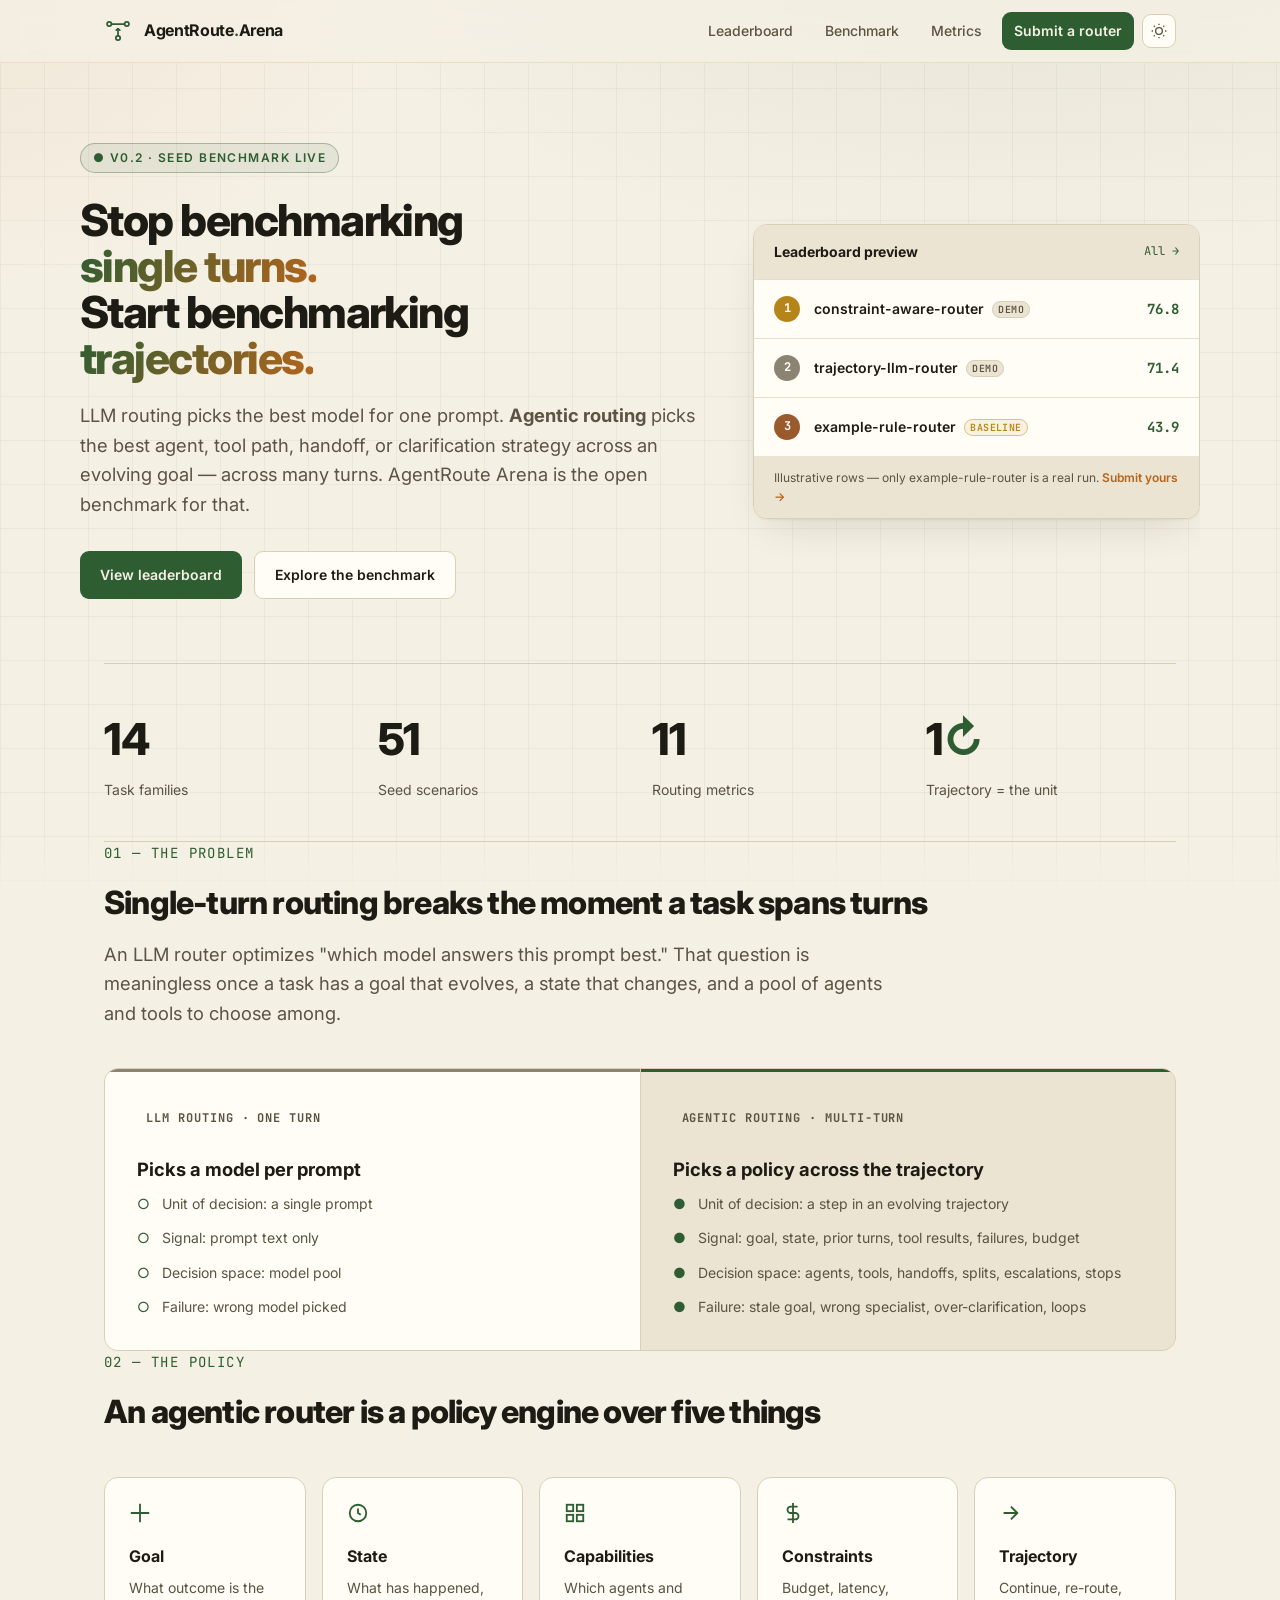
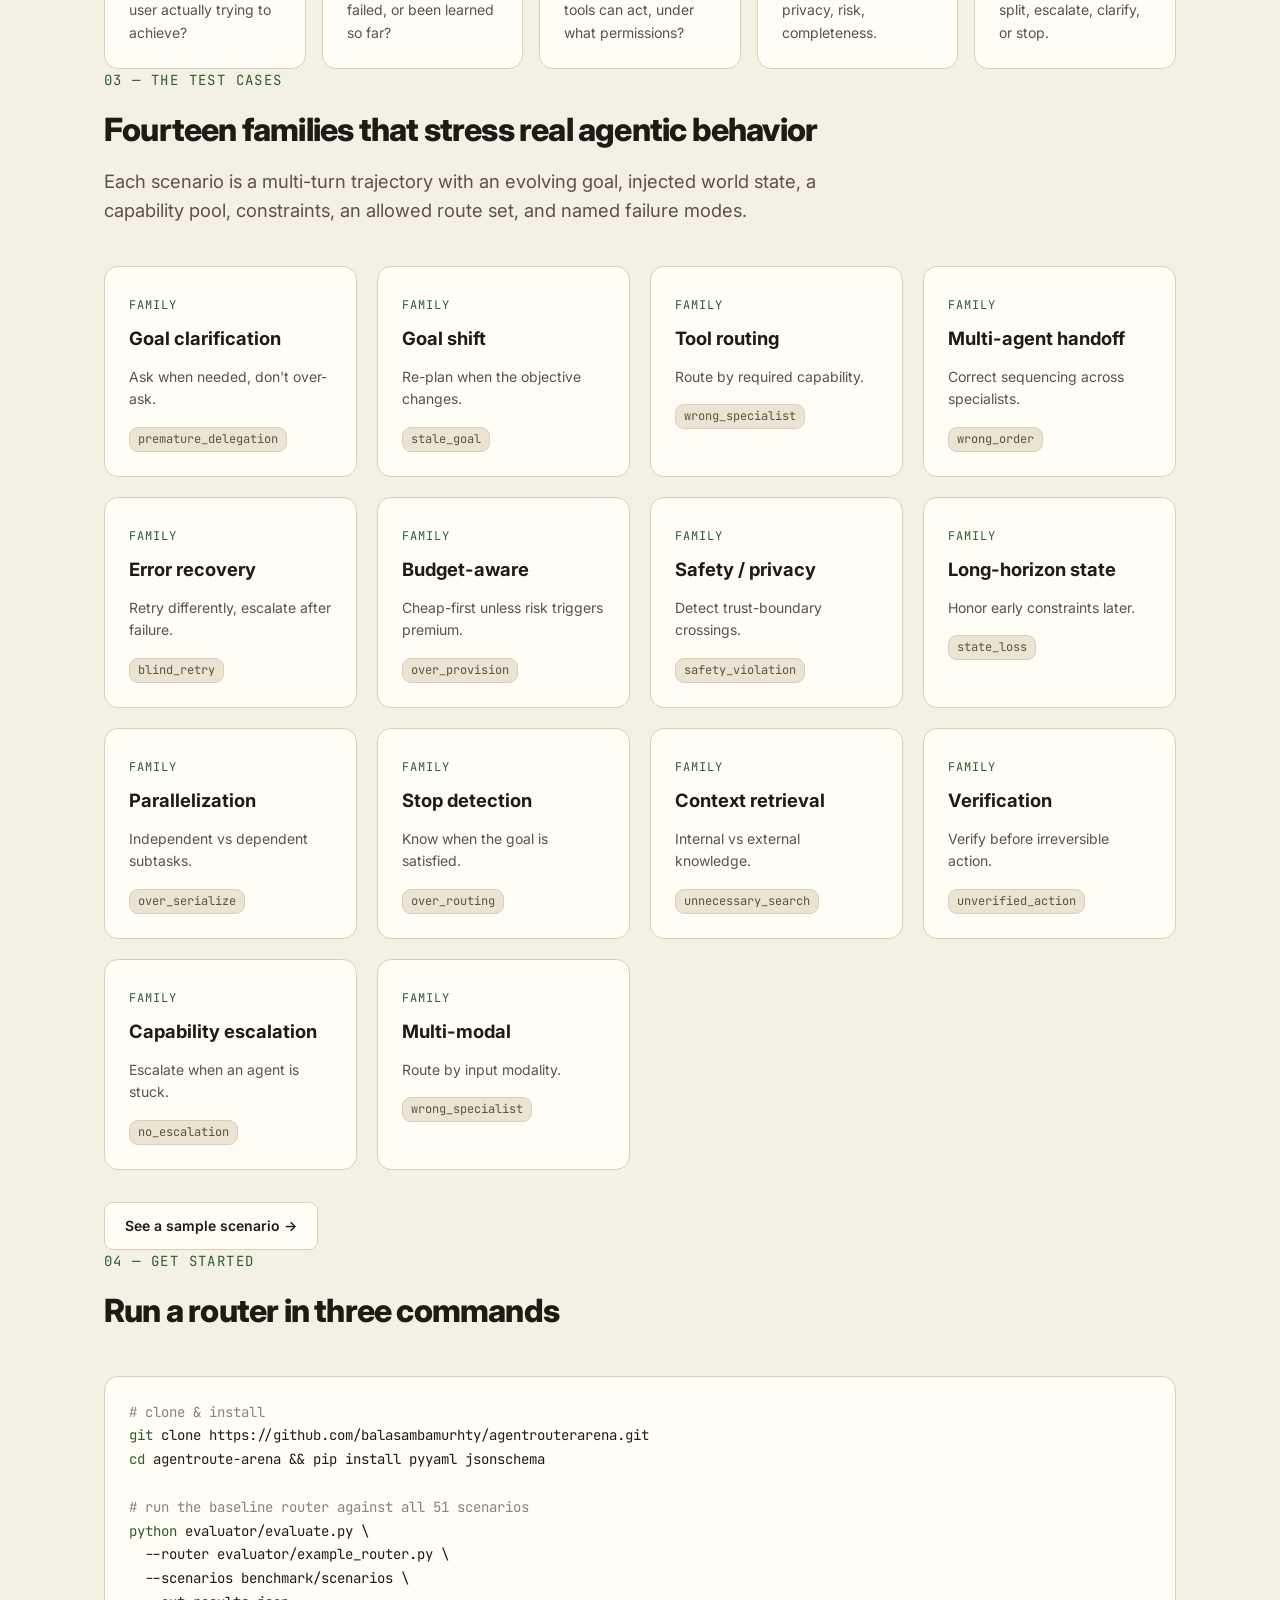
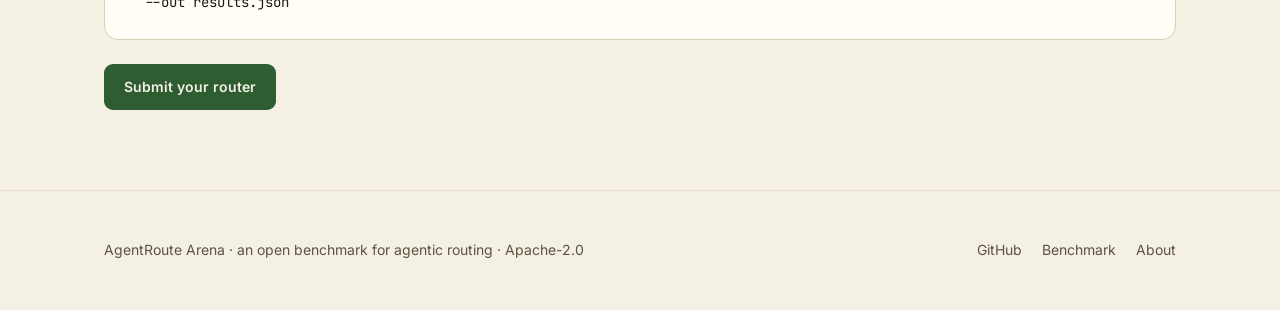
<file: site/index.html>
<!DOCTYPE html>
<html lang="en" data-theme="light">
<head>
<meta charset="UTF-8">
<meta name="viewport" content="width=device-width, initial-scale=1.0">
<title>AgentRoute Arena — Benchmarking agentic routing</title>
<meta name="description" content="An open platform for comprehensive comparison of agentic routers. Multi-turn, goal-based routing — not single-turn model selection.">
<link rel="preconnect" href="https://fonts.googleapis.com">
<link rel="preconnect" href="https://fonts.gstatic.com" crossorigin>
<link href="https://fonts.googleapis.com/css2?family=Inter:wght@400;500;600;700;800&family=JetBrains+Mono:wght@400;500;600&display=swap" rel="stylesheet">
<link rel="stylesheet" href="styles.css">
<link rel="icon" href="data:image/svg+xml,<svg xmlns='http://www.w3.org/2000/svg' viewBox='0 0 32 32'><circle cx='6' cy='8' r='3' fill='%232e5d32'/><circle cx='26' cy='8' r='3' fill='%23b5651d'/><circle cx='16' cy='24' r='3' fill='%232e5d32'/><path d='M9 8 L23 8 M16 11 L16 21' stroke='%23b5651d' stroke-width='2' fill='none'/></svg>">
</head>
<body>
<header class="site-header">
  <div class="inner">
    <a class="brand" href="index.html">
      <svg class="logo" viewBox="0 0 32 32" fill="none" stroke="currentColor" stroke-width="2" stroke-linecap="round" stroke-linejoin="round" aria-hidden="true">
        <circle cx="6" cy="8" r="2.5"/><circle cx="26" cy="8" r="2.5"/><circle cx="16" cy="24" r="2.5"/>
        <path d="M8.5 8 L23.5 8"/><path d="M16 21.5 L16 13.5"/><path d="M14 15 L16 13.5 L18 15"/>
      </svg>
      <span class="name">AgentRoute<b>.</b>Arena</span>
    </a>
    <nav class="nav">
      <a href="leaderboard.html">Leaderboard</a>
      <a href="benchmark.html">Benchmark</a>
      <a href="metrics.html">Metrics</a>
      <a href="submit.html" class="cta">Submit a router</a>
      <button class="theme-toggle" data-theme-toggle aria-label="Toggle theme">
        <svg width="16" height="16" viewBox="0 0 24 24" fill="none" stroke="currentColor" stroke-width="2"><circle cx="12" cy="12" r="5"/><path d="M12 1v2M12 21v2M4.2 4.2l1.4 1.4M18.4 18.4l1.4 1.4M1 12h2M21 12h2M4.2 19.8l1.4-1.4M18.4 5.6l1.4-1.4"/></svg>
      </button>
    </nav>
  </div>
</header>

<main>
<section class="hero container">
  <div class="hero-grid">
    <div class="hero-copy">
      <span class="eyebrow">● v0.2 · seed benchmark live</span>
      <h1>Stop benchmarking <span class="grad">single turns.</span><br>Start benchmarking <span class="grad">trajectories.</span></h1>
      <p class="lead">LLM routing picks the best model for one prompt. <strong>Agentic routing</strong> picks the best agent, tool path, handoff, or clarification strategy across an evolving goal — across many turns. AgentRoute Arena is the open benchmark for that.</p>
      <div class="cta-row">
        <a class="btn primary" href="leaderboard.html">View leaderboard</a>
        <a class="btn ghost" href="benchmark.html">Explore the benchmark</a>
      </div>
    </div>
    <aside class="mini-lb" aria-label="Top routers preview">
      <div class="mini-lb-head">
        <span class="mini-lb-title">Leaderboard preview</span>
        <a class="mini-lb-link" href="leaderboard.html">All →</a>
      </div>
      <ol class="mini-lb-list">
        <li>
          <span class="medal gold">1</span>
          <span class="mini-lb-name">constraint-aware-router <span class="tag-demo">demo</span></span>
          <span class="mini-lb-score">76.8</span>
        </li>
        <li>
          <span class="medal silver">2</span>
          <span class="mini-lb-name">trajectory-llm-router <span class="tag-demo">demo</span></span>
          <span class="mini-lb-score">71.4</span>
        </li>
        <li>
          <span class="medal bronze">3</span>
          <span class="mini-lb-name">example-rule-router <span class="tag-real">baseline</span></span>
          <span class="mini-lb-score">43.9</span>
        </li>
      </ol>
      <div class="mini-lb-foot">Illustrative rows — only example-rule-router is a real run. <a href="submit.html">Submit yours →</a></div>
    </aside>
  </div>
</section>

<section class="container">
  <div class="stats">
    <div class="stat"><div class="v">14</div><div class="l">Task families</div></div>
    <div class="stat"><div class="v">51</div><div class="l">Seed scenarios</div></div>
    <div class="stat"><div class="v">11</div><div class="l">Routing metrics</div></div>
    <div class="stat"><div class="v">1<span class="unit">↻</span></div><div class="l">Trajectory = the unit</div></div>
  </div>
</section>

<section class="container">
  <div class="section-head">
    <span class="num">01 — THE PROBLEM</span>
    <h2>Single-turn routing breaks the moment a task spans turns</h2>
    <p>An LLM router optimizes "which model answers this prompt best." That question is meaningless once a task has a goal that evolves, a state that changes, and a pool of agents and tools to choose among.</p>
  </div>
  <div class="compare">
    <div class="col llm">
      <span class="tag">LLM routing · one turn</span>
      <h3>Picks a model per prompt</h3>
      <ul>
        <li><span class="dot">○</span> Unit of decision: a single prompt</li>
        <li><span class="dot">○</span> Signal: prompt text only</li>
        <li><span class="dot">○</span> Decision space: model pool</li>
        <li><span class="dot">○</span> Failure: wrong model picked</li>
      </ul>
    </div>
    <div class="col agentic">
      <span class="tag">Agentic routing · multi-turn</span>
      <h3>Picks a policy across the trajectory</h3>
      <ul>
        <li><span class="dot">●</span> Unit of decision: a step in an evolving trajectory</li>
        <li><span class="dot">●</span> Signal: goal, state, prior turns, tool results, failures, budget</li>
        <li><span class="dot">●</span> Decision space: agents, tools, handoffs, splits, escalations, stops</li>
        <li><span class="dot">●</span> Failure: stale goal, wrong specialist, over-clarification, loops</li>
      </ul>
    </div>
  </div>
</section>

<section class="container">
  <div class="section-head">
    <span class="num">02 — THE POLICY</span>
    <h2>An agentic router is a policy engine over five things</h2>
  </div>
  <div class="pillars">
    <div class="pillar"><svg class="ic" width="22" height="22" viewBox="0 0 24 24" fill="none" stroke="currentColor" stroke-width="2"><path d="M12 2v20M2 12h20"/></svg><h4>Goal</h4><p>What outcome is the user actually trying to achieve?</p></div>
    <div class="pillar"><svg class="ic" width="22" height="22" viewBox="0 0 24 24" fill="none" stroke="currentColor" stroke-width="2"><circle cx="12" cy="12" r="9"/><path d="M12 7v5l3 2"/></svg><h4>State</h4><p>What has happened, failed, or been learned so far?</p></div>
    <div class="pillar"><svg class="ic" width="22" height="22" viewBox="0 0 24 24" fill="none" stroke="currentColor" stroke-width="2"><rect x="3" y="3" width="7" height="7"/><rect x="14" y="3" width="7" height="7"/><rect x="3" y="14" width="7" height="7"/><rect x="14" y="14" width="7" height="7"/></svg><h4>Capabilities</h4><p>Which agents and tools can act, under what permissions?</p></div>
    <div class="pillar"><svg class="ic" width="22" height="22" viewBox="0 0 24 24" fill="none" stroke="currentColor" stroke-width="2"><path d="M12 1v22M17 5H9.5a3.5 3.5 0 0 0 0 7h5a3.5 3.5 0 0 1 0 7H6"/></svg><h4>Constraints</h4><p>Budget, latency, privacy, risk, completeness.</p></div>
    <div class="pillar"><svg class="ic" width="22" height="22" viewBox="0 0 24 24" fill="none" stroke="currentColor" stroke-width="2"><path d="M5 12h14M13 5l7 7-7 7"/></svg><h4>Trajectory</h4><p>Continue, re-route, split, escalate, clarify, or stop.</p></div>
  </div>
</section>

<section class="container">
  <div class="section-head">
    <span class="num">03 — THE TEST CASES</span>
    <h2>Fourteen families that stress real agentic behavior</h2>
    <p>Each scenario is a multi-turn trajectory with an evolving goal, injected world state, a capability pool, constraints, an allowed route set, and named failure modes.</p>
  </div>
  <div class="grid grid-4">
    <div class="card"><span class="k">family</span><h3>Goal clarification</h3><p>Ask when needed, don't over-ask.</p><div class="meta"><span class="tag-chip">premature_delegation</span></div></div>
    <div class="card"><span class="k">family</span><h3>Goal shift</h3><p>Re-plan when the objective changes.</p><div class="meta"><span class="tag-chip">stale_goal</span></div></div>
    <div class="card"><span class="k">family</span><h3>Tool routing</h3><p>Route by required capability.</p><div class="meta"><span class="tag-chip">wrong_specialist</span></div></div>
    <div class="card"><span class="k">family</span><h3>Multi-agent handoff</h3><p>Correct sequencing across specialists.</p><div class="meta"><span class="tag-chip">wrong_order</span></div></div>
    <div class="card"><span class="k">family</span><h3>Error recovery</h3><p>Retry differently, escalate after failure.</p><div class="meta"><span class="tag-chip">blind_retry</span></div></div>
    <div class="card"><span class="k">family</span><h3>Budget-aware</h3><p>Cheap-first unless risk triggers premium.</p><div class="meta"><span class="tag-chip">over_provision</span></div></div>
    <div class="card"><span class="k">family</span><h3>Safety / privacy</h3><p>Detect trust-boundary crossings.</p><div class="meta"><span class="tag-chip">safety_violation</span></div></div>
    <div class="card"><span class="k">family</span><h3>Long-horizon state</h3><p>Honor early constraints later.</p><div class="meta"><span class="tag-chip">state_loss</span></div></div>
    <div class="card"><span class="k">family</span><h3>Parallelization</h3><p>Independent vs dependent subtasks.</p><div class="meta"><span class="tag-chip">over_serialize</span></div></div>
    <div class="card"><span class="k">family</span><h3>Stop detection</h3><p>Know when the goal is satisfied.</p><div class="meta"><span class="tag-chip">over_routing</span></div></div>
    <div class="card"><span class="k">family</span><h3>Context retrieval</h3><p>Internal vs external knowledge.</p><div class="meta"><span class="tag-chip">unnecessary_search</span></div></div>
    <div class="card"><span class="k">family</span><h3>Verification</h3><p>Verify before irreversible action.</p><div class="meta"><span class="tag-chip">unverified_action</span></div></div>
    <div class="card"><span class="k">family</span><h3>Capability escalation</h3><p>Escalate when an agent is stuck.</p><div class="meta"><span class="tag-chip">no_escalation</span></div></div>
    <div class="card"><span class="k">family</span><h3>Multi-modal</h3><p>Route by input modality.</p><div class="meta"><span class="tag-chip">wrong_specialist</span></div></div>
  </div>
  <div style="margin-top: var(--space-8)"><a class="btn ghost" href="benchmark.html">See a sample scenario →</a></div>
</section>

<section class="container">
  <div class="section-head">
    <span class="num">04 — GET STARTED</span>
    <h2>Run a router in three commands</h2>
  </div>
<pre class="code"><span class="c"># clone & install</span>
<span class="ky">git</span> clone https://github.com/balasambamurhty/agentrouterarena.git
<span class="ky">cd</span> agentroute-arena && pip install pyyaml jsonschema

<span class="c"># run the baseline router against all 51 scenarios</span>
<span class="ky">python</span> evaluator/evaluate.py \
  --router evaluator/example_router.py \
  --scenarios benchmark/scenarios \
  --out results.json
</pre>
  <div style="margin-top: var(--space-6)"><a class="btn primary" href="submit.html">Submit your router</a></div>
</section>
</main>

<footer class="site-footer">
  <div class="inner">
    <span class="muted">AgentRoute Arena · an open benchmark for agentic routing · Apache-2.0</span>
    <div style="display:flex;gap:var(--space-5)">
      <a href="https://github.com/balasambamurhty/agentrouterarena">GitHub</a>
      <a href="benchmark.html">Benchmark</a>
      <a href="about.html">About</a>
    </div>
  </div>
</footer>
<script src="app.js"></script>
</body>
</html>
</file>
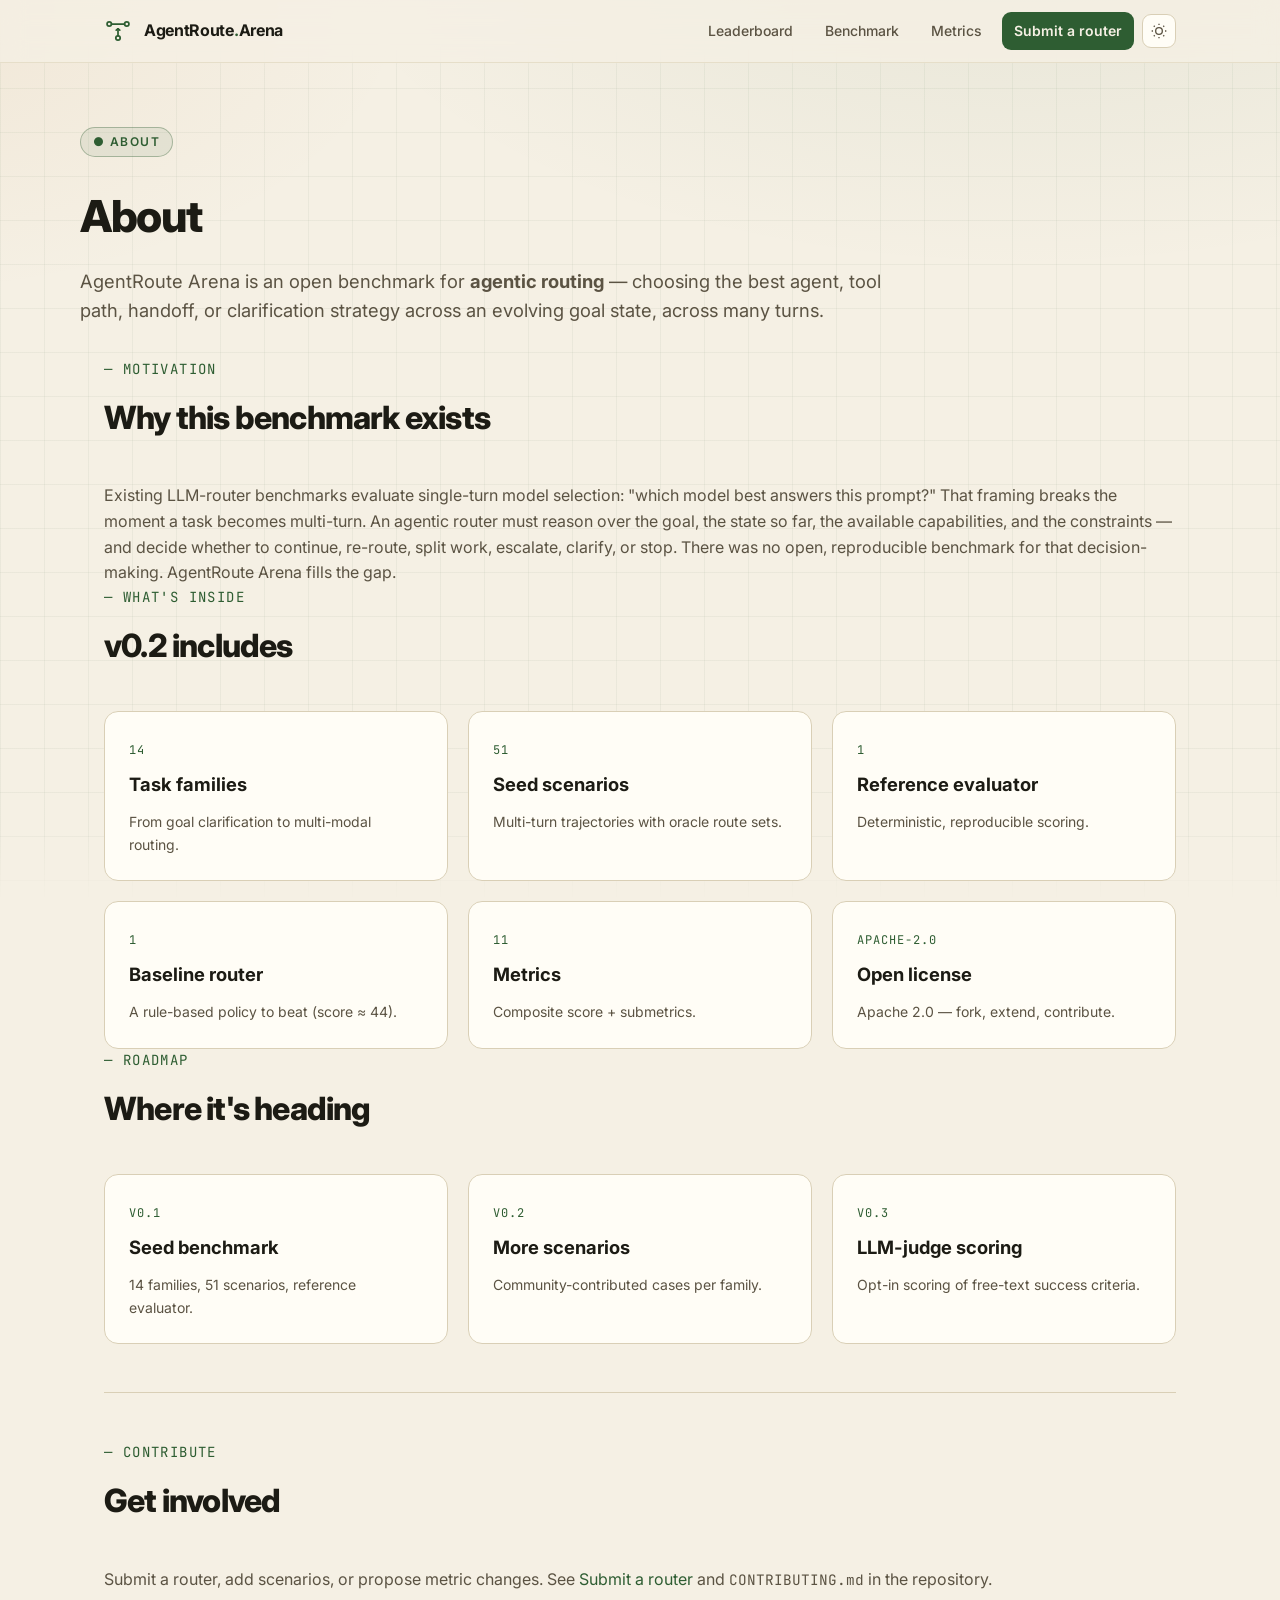
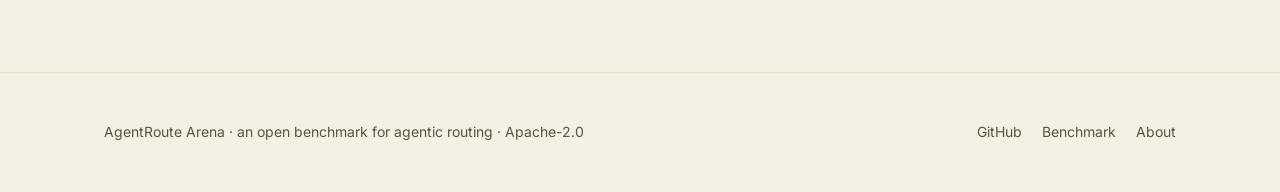
<file: site/about.html>
<!DOCTYPE html>
<html lang="en" data-theme="light">
<head>
<meta charset="UTF-8">
<meta name="viewport" content="width=device-width, initial-scale=1.0">
<title>About — AgentRoute Arena</title>
<link rel="preconnect" href="https://fonts.googleapis.com">
<link rel="preconnect" href="https://fonts.gstatic.com" crossorigin>
<link href="https://fonts.googleapis.com/css2?family=Inter:wght@400;500;600;700;800&family=JetBrains+Mono:wght@400;500;600&display=swap" rel="stylesheet">
<link rel="stylesheet" href="styles.css">
<link rel="icon" href="data:image/svg+xml,<svg xmlns='http://www.w3.org/2000/svg' viewBox='0 0 32 32'><circle cx='6' cy='8' r='3' fill='%2322d3ee'/><circle cx='26' cy='8' r='3' fill='%23818cf8'/><circle cx='16' cy='24' r='3' fill='%2322d3ee'/><path d='M9 8 L23 8 M16 11 L16 21' stroke='%23818cf8' stroke-width='2' fill='none'/></svg>">
</head>
<body>
<header class="site-header">
  <div class="inner">
    <a class="brand" href="index.html"><svg class="logo" viewBox="0 0 32 32" fill="none" stroke="currentColor" stroke-width="2" stroke-linecap="round" stroke-linejoin="round" aria-hidden="true"><circle cx="6" cy="8" r="2.5"/><circle cx="26" cy="8" r="2.5"/><circle cx="16" cy="24" r="2.5"/><path d="M8.5 8 L23.5 8"/><path d="M16 21.5 L16 13.5"/><path d="M14 15 L16 13.5 L18 15"/></svg><span class="name">AgentRoute<b>.</b>Arena</span></a>
    <nav class="nav">
      <a href="leaderboard.html">Leaderboard</a>
      <a href="benchmark.html">Benchmark</a>
      <a href="metrics.html">Metrics</a>
      <a href="submit.html" class="cta">Submit a router</a>
      <button class="theme-toggle" data-theme-toggle aria-label="Toggle theme"><svg width="16" height="16" viewBox="0 0 24 24" fill="none" stroke="currentColor" stroke-width="2"><circle cx="12" cy="12" r="5"/><path d="M12 1v2M12 21v2M4.2 4.2l1.4 1.4M18.4 18.4l1.4 1.4M1 12h2M21 12h2M4.2 19.8l1.4-1.4M18.4 5.6l1.4-1.4"/></svg></button>
    </nav>
  </div>
</header>

<main>
<section class="page-head container">
  <span class="eyebrow">● ABOUT</span>
  <h1>About</h1>
  <p>AgentRoute Arena is an open benchmark for <strong>agentic routing</strong> — choosing the best agent, tool path, handoff, or clarification strategy across an evolving goal state, across many turns.</p>
</section>

<section class="container">
  <div class="section-head"><span class="num">— MOTIVATION</span><h2>Why this benchmark exists</h2></div>
  <p class="text-muted">Existing LLM-router benchmarks evaluate single-turn model selection: "which model best answers this prompt?" That framing breaks the moment a task becomes multi-turn. An agentic router must reason over the goal, the state so far, the available capabilities, and the constraints — and decide whether to continue, re-route, split work, escalate, clarify, or stop. There was no open, reproducible benchmark for that decision-making. AgentRoute Arena fills the gap.</p>
</section>

<section class="container">
  <div class="section-head"><span class="num">— WHAT'S INSIDE</span><h2>v0.2 includes</h2></div>
  <div class="grid grid-3">
    <div class="card"><span class="k">14</span><h3>Task families</h3><p>From goal clarification to multi-modal routing.</p></div>
    <div class="card"><span class="k">51</span><h3>Seed scenarios</h3><p>Multi-turn trajectories with oracle route sets.</p></div>
    <div class="card"><span class="k">1</span><h3>Reference evaluator</h3><p>Deterministic, reproducible scoring.</p></div>
    <div class="card"><span class="k">1</span><h3>Baseline router</h3><p>A rule-based policy to beat (score ≈ 44).</p></div>
    <div class="card"><span class="k">11</span><h3>Metrics</h3><p>Composite score + submetrics.</p></div>
    <div class="card"><span class="k">Apache-2.0</span><h3>Open license</h3><p>Apache 2.0 — fork, extend, contribute.</p></div>
  </div>
</section>

<section class="container">
  <div class="section-head"><span class="num">— ROADMAP</span><h2>Where it's heading</h2></div>
  <div class="grid grid-3">
    <div class="card"><span class="k">v0.1</span><h3>Seed benchmark</h3><p>14 families, 51 scenarios, reference evaluator.</p></div>
    <div class="card"><span class="k">v0.2</span><h3>More scenarios</h3><p>Community-contributed cases per family.</p></div>
    <div class="card"><span class="k">v0.3</span><h3>LLM-judge scoring</h3><p>Opt-in scoring of free-text success criteria.</p></div>
  </div>
</section>

<section class="container">
  <hr class="rule">
  <div class="section-head"><span class="num">— CONTRIBUTE</span><h2>Get involved</h2></div>
  <p class="text-muted">Submit a router, add scenarios, or propose metric changes. See <a href="submit.html" style="color:var(--accent)">Submit a router</a> and <code>CONTRIBUTING.md</code> in the repository.</p>
</section>
</main>

<footer class="site-footer">
  <div class="inner"><span class="muted">AgentRoute Arena · an open benchmark for agentic routing · Apache-2.0</span><div style="display:flex;gap:var(--space-5)"><a href="https://github.com/balasambamurhty/agentrouterarena">GitHub</a><a href="benchmark.html">Benchmark</a><a href="about.html">About</a></div></div>
</footer>
<script src="app.js"></script>
</body>
</html>
</file>
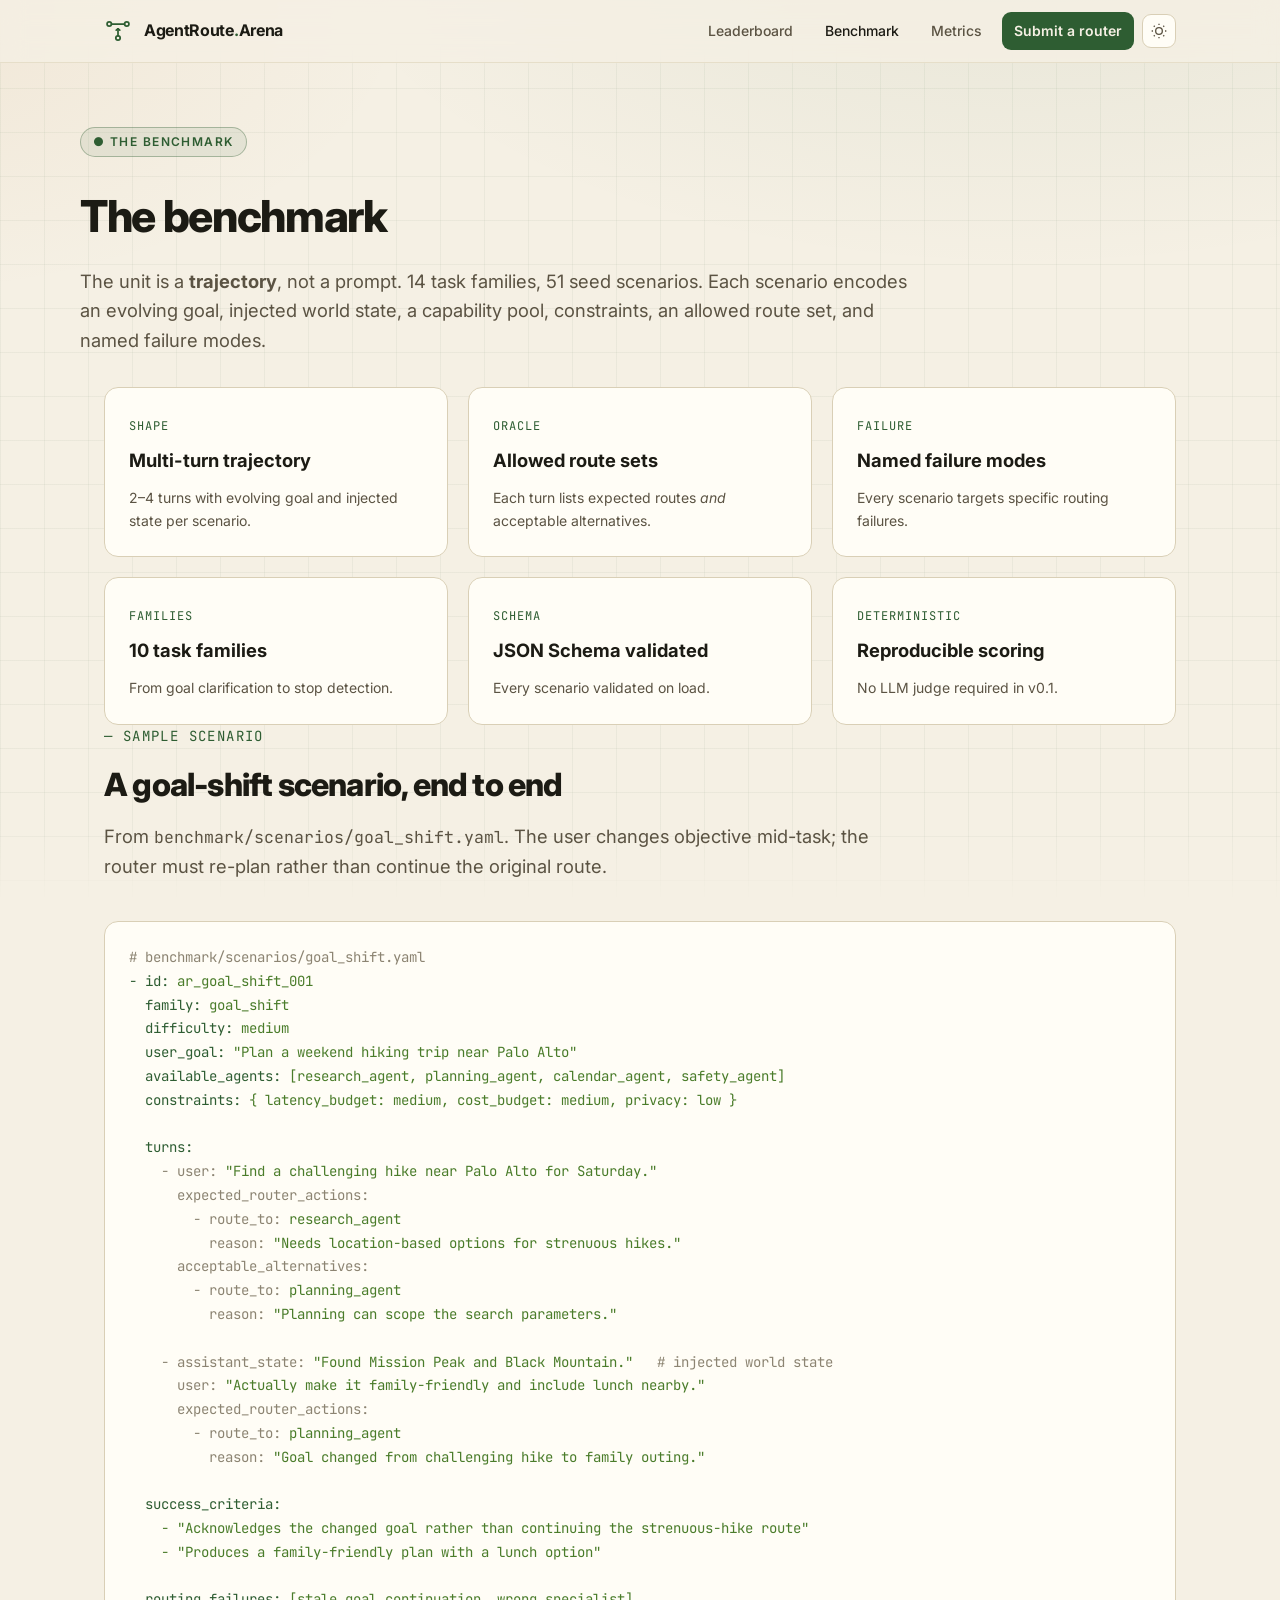
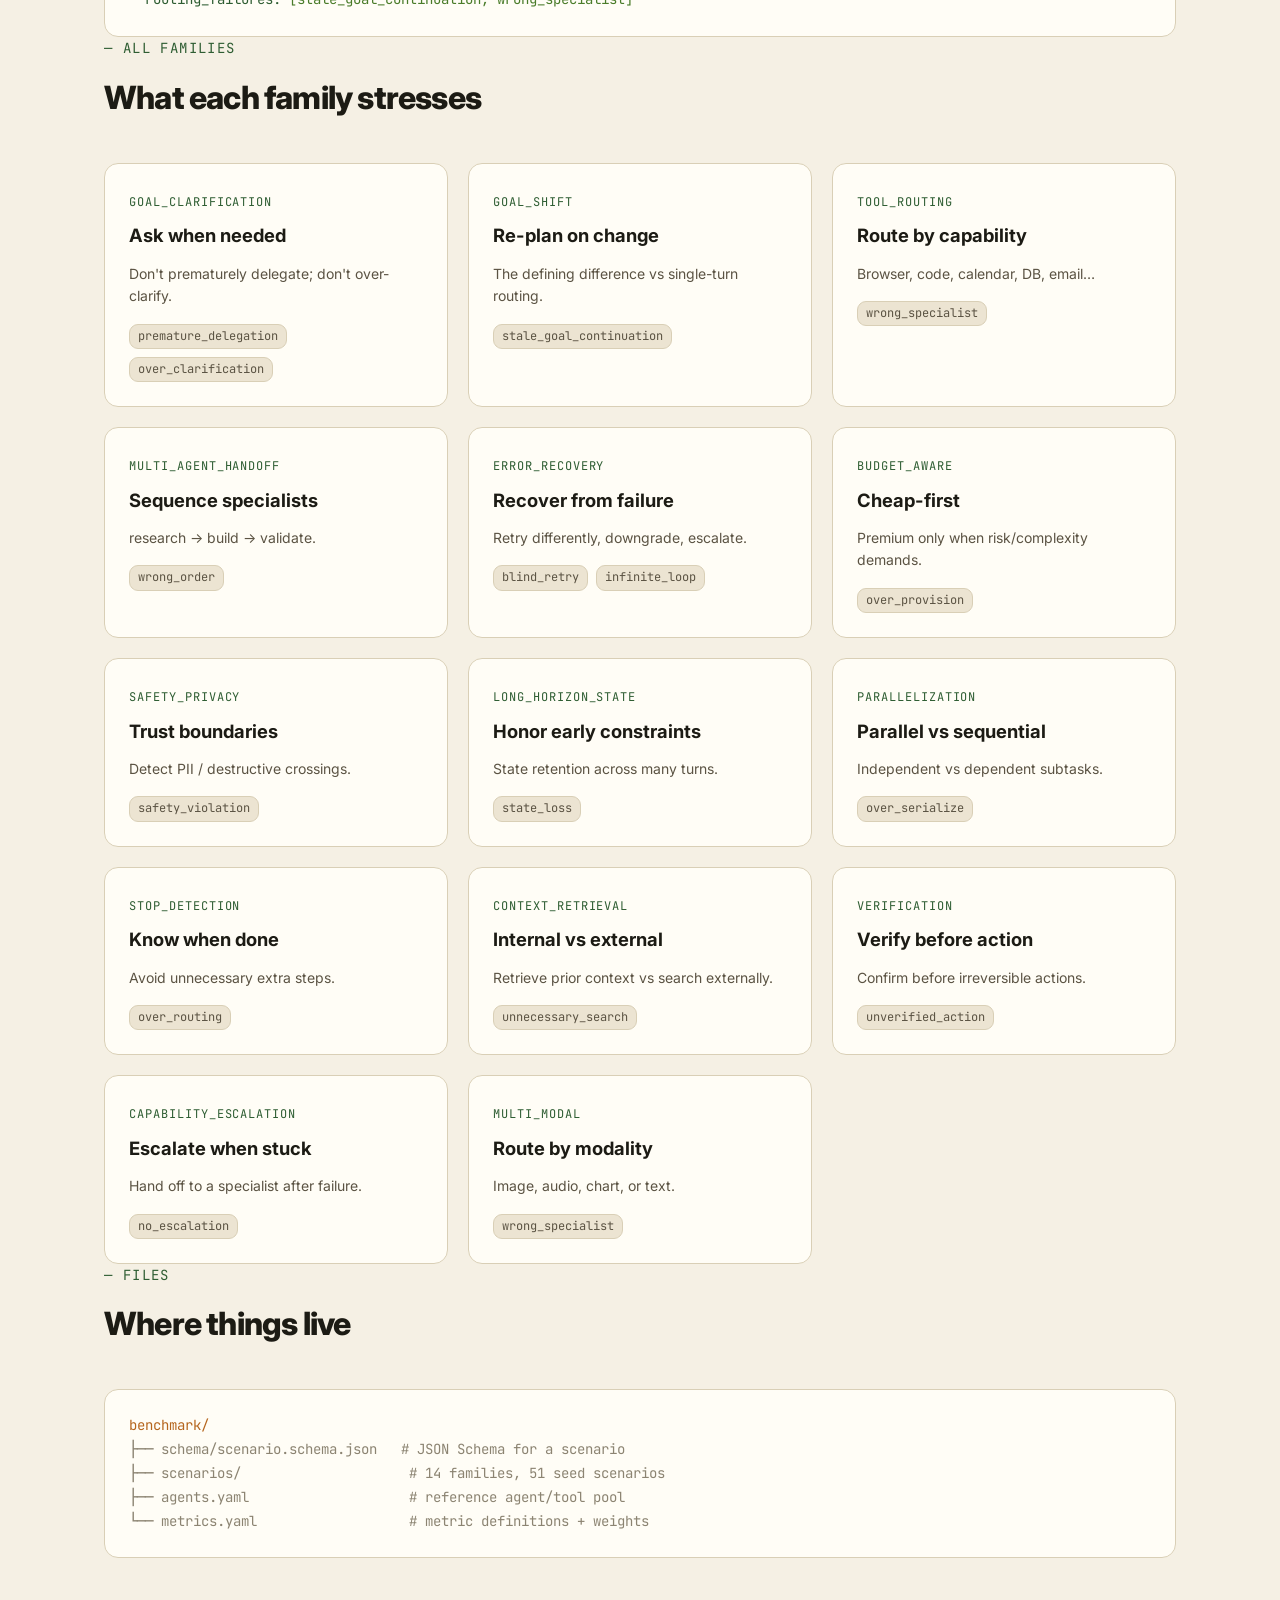
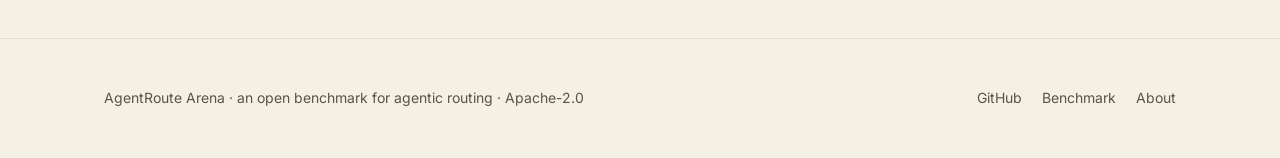
<file: site/benchmark.html>
<!DOCTYPE html>
<html lang="en" data-theme="light">
<head>
<meta charset="UTF-8">
<meta name="viewport" content="width=device-width, initial-scale=1.0">
<title>Benchmark — AgentRoute Arena</title>
<link rel="preconnect" href="https://fonts.googleapis.com">
<link rel="preconnect" href="https://fonts.gstatic.com" crossorigin>
<link href="https://fonts.googleapis.com/css2?family=Inter:wght@400;500;600;700;800&family=JetBrains+Mono:wght@400;500;600&display=swap" rel="stylesheet">
<link rel="stylesheet" href="styles.css">
<link rel="icon" href="data:image/svg+xml,<svg xmlns='http://www.w3.org/2000/svg' viewBox='0 0 32 32'><circle cx='6' cy='8' r='3' fill='%2322d3ee'/><circle cx='26' cy='8' r='3' fill='%23818cf8'/><circle cx='16' cy='24' r='3' fill='%2322d3ee'/><path d='M9 8 L23 8 M16 11 L16 21' stroke='%23818cf8' stroke-width='2' fill='none'/></svg>">
</head>
<body>
<header class="site-header">
  <div class="inner">
    <a class="brand" href="index.html"><svg class="logo" viewBox="0 0 32 32" fill="none" stroke="currentColor" stroke-width="2" stroke-linecap="round" stroke-linejoin="round" aria-hidden="true"><circle cx="6" cy="8" r="2.5"/><circle cx="26" cy="8" r="2.5"/><circle cx="16" cy="24" r="2.5"/><path d="M8.5 8 L23.5 8"/><path d="M16 21.5 L16 13.5"/><path d="M14 15 L16 13.5 L18 15"/></svg><span class="name">AgentRoute<b>.</b>Arena</span></a>
    <nav class="nav">
      <a href="leaderboard.html">Leaderboard</a>
      <a href="benchmark.html">Benchmark</a>
      <a href="metrics.html">Metrics</a>
      <a href="submit.html" class="cta">Submit a router</a>
      <button class="theme-toggle" data-theme-toggle aria-label="Toggle theme"><svg width="16" height="16" viewBox="0 0 24 24" fill="none" stroke="currentColor" stroke-width="2"><circle cx="12" cy="12" r="5"/><path d="M12 1v2M12 21v2M4.2 4.2l1.4 1.4M18.4 18.4l1.4 1.4M1 12h2M21 12h2M4.2 19.8l1.4-1.4M18.4 5.6l1.4-1.4"/></svg></button>
    </nav>
  </div>
</header>

<main>
<section class="page-head container">
  <span class="eyebrow">● THE BENCHMARK</span>
  <h1>The benchmark</h1>
  <p>The unit is a <strong>trajectory</strong>, not a prompt. 14 task families, 51 seed scenarios. Each scenario encodes an evolving goal, injected world state, a capability pool, constraints, an allowed route set, and named failure modes.</p>
</section>

<section class="container">
  <div class="grid grid-3">
    <div class="card"><span class="k">shape</span><h3>Multi-turn trajectory</h3><p>2–4 turns with evolving goal and injected state per scenario.</p></div>
    <div class="card"><span class="k">oracle</span><h3>Allowed route sets</h3><p>Each turn lists expected routes <em>and</em> acceptable alternatives.</p></div>
    <div class="card"><span class="k">failure</span><h3>Named failure modes</h3><p>Every scenario targets specific routing failures.</p></div>
    <div class="card"><span class="k">families</span><h3>10 task families</h3><p>From goal clarification to stop detection.</p></div>
    <div class="card"><span class="k">schema</span><h3>JSON Schema validated</h3><p>Every scenario validated on load.</p></div>
    <div class="card"><span class="k">deterministic</span><h3>Reproducible scoring</h3><p>No LLM judge required in v0.1.</p></div>
  </div>
</section>

<section class="container">
  <div class="section-head"><span class="num">— SAMPLE SCENARIO</span><h2>A goal-shift scenario, end to end</h2><p>From <code>benchmark/scenarios/goal_shift.yaml</code>. The user changes objective mid-task; the router must re-plan rather than continue the original route.</p></div>
<pre class="code"><span class="c"># benchmark/scenarios/goal_shift.yaml</span>
<span class="ky">- id:</span> <span class="s">ar_goal_shift_001</span>
  <span class="ky">family:</span> <span class="s">goal_shift</span>
  <span class="ky">difficulty:</span> <span class="s">medium</span>
  <span class="ky">user_goal:</span> <span class="s">"Plan a weekend hiking trip near Palo Alto"</span>
  <span class="ky">available_agents:</span> <span class="s">[research_agent, planning_agent, calendar_agent, safety_agent]</span>
  <span class="ky">constraints:</span> <span class="s">{ latency_budget: medium, cost_budget: medium, privacy: low }</span>

  <span class="ky">turns:</span>
    <span class="c">- user:</span> <span class="s">"Find a challenging hike near Palo Alto for Saturday."</span>
      <span class="c">expected_router_actions:</span>
        <span class="c">- route_to:</span> <span class="s">research_agent</span>
          <span class="c">reason:</span> <span class="s">"Needs location-based options for strenuous hikes."</span>
      <span class="c">acceptable_alternatives:</span>
        <span class="c">- route_to:</span> <span class="s">planning_agent</span>
          <span class="c">reason:</span> <span class="s">"Planning can scope the search parameters."</span>

    <span class="c">- assistant_state:</span> <span class="s">"Found Mission Peak and Black Mountain."</span>   <span class="c"># injected world state</span>
      <span class="c">user:</span> <span class="s">"Actually make it family-friendly and include lunch nearby."</span>
      <span class="c">expected_router_actions:</span>
        <span class="c">- route_to:</span> <span class="s">planning_agent</span>
          <span class="c">reason:</span> <span class="s">"Goal changed from challenging hike to family outing."</span>

  <span class="ky">success_criteria:</span>
    <span class="s">- "Acknowledges the changed goal rather than continuing the strenuous-hike route"</span>
    <span class="s">- "Produces a family-friendly plan with a lunch option"</span>

  <span class="ky">routing_failures:</span> <span class="s">[stale_goal_continuation, wrong_specialist]</span>
</pre>
</section>

<section class="container">
  <div class="section-head"><span class="num">— ALL FAMILIES</span><h2>What each family stresses</h2></div>
  <div class="grid grid-3">
    <div class="card"><span class="k">goal_clarification</span><h3>Ask when needed</h3><p>Don't prematurely delegate; don't over-clarify.</p><div class="meta"><span class="tag-chip">premature_delegation</span><span class="tag-chip">over_clarification</span></div></div>
    <div class="card"><span class="k">goal_shift</span><h3>Re-plan on change</h3><p>The defining difference vs single-turn routing.</p><div class="meta"><span class="tag-chip">stale_goal_continuation</span></div></div>
    <div class="card"><span class="k">tool_routing</span><h3>Route by capability</h3><p>Browser, code, calendar, DB, email…</p><div class="meta"><span class="tag-chip">wrong_specialist</span></div></div>
    <div class="card"><span class="k">multi_agent_handoff</span><h3>Sequence specialists</h3><p>research → build → validate.</p><div class="meta"><span class="tag-chip">wrong_order</span></div></div>
    <div class="card"><span class="k">error_recovery</span><h3>Recover from failure</h3><p>Retry differently, downgrade, escalate.</p><div class="meta"><span class="tag-chip">blind_retry</span><span class="tag-chip">infinite_loop</span></div></div>
    <div class="card"><span class="k">budget_aware</span><h3>Cheap-first</h3><p>Premium only when risk/complexity demands.</p><div class="meta"><span class="tag-chip">over_provision</span></div></div>
    <div class="card"><span class="k">safety_privacy</span><h3>Trust boundaries</h3><p>Detect PII / destructive crossings.</p><div class="meta"><span class="tag-chip">safety_violation</span></div></div>
    <div class="card"><span class="k">long_horizon_state</span><h3>Honor early constraints</h3><p>State retention across many turns.</p><div class="meta"><span class="tag-chip">state_loss</span></div></div>
    <div class="card"><span class="k">parallelization</span><h3>Parallel vs sequential</h3><p>Independent vs dependent subtasks.</p><div class="meta"><span class="tag-chip">over_serialize</span></div></div>
    <div class="card"><span class="k">stop_detection</span><h3>Know when done</h3><p>Avoid unnecessary extra steps.</p><div class="meta"><span class="tag-chip">over_routing</span></div></div>
    <div class="card"><span class="k">context_retrieval</span><h3>Internal vs external</h3><p>Retrieve prior context vs search externally.</p><div class="meta"><span class="tag-chip">unnecessary_search</span></div></div>
    <div class="card"><span class="k">verification</span><h3>Verify before action</h3><p>Confirm before irreversible actions.</p><div class="meta"><span class="tag-chip">unverified_action</span></div></div>
    <div class="card"><span class="k">capability_escalation</span><h3>Escalate when stuck</h3><p>Hand off to a specialist after failure.</p><div class="meta"><span class="tag-chip">no_escalation</span></div></div>
    <div class="card"><span class="k">multi_modal</span><h3>Route by modality</h3><p>Image, audio, chart, or text.</p><div class="meta"><span class="tag-chip">wrong_specialist</span></div></div>
  </div>
</section>

<section class="container">
  <div class="section-head"><span class="num">— FILES</span><h2>Where things live</h2></div>
<pre class="code"><span class="k">benchmark/</span>
<span class="c">├── schema/scenario.schema.json</span>   <span class="c"># JSON Schema for a scenario</span>
<span class="c">├── scenarios/</span>                     <span class="c"># 14 families, 51 seed scenarios</span>
<span class="c">├── agents.yaml</span>                    <span class="c"># reference agent/tool pool</span>
<span class="c">└── metrics.yaml</span>                   <span class="c"># metric definitions + weights</span>
</pre>
</section>
</main>

<footer class="site-footer">
  <div class="inner"><span class="muted">AgentRoute Arena · an open benchmark for agentic routing · Apache-2.0</span><div style="display:flex;gap:var(--space-5)"><a href="https://github.com/balasambamurhty/agentrouterarena">GitHub</a><a href="benchmark.html">Benchmark</a><a href="about.html">About</a></div></div>
</footer>
<script src="app.js"></script>
</body>
</html>
</file>
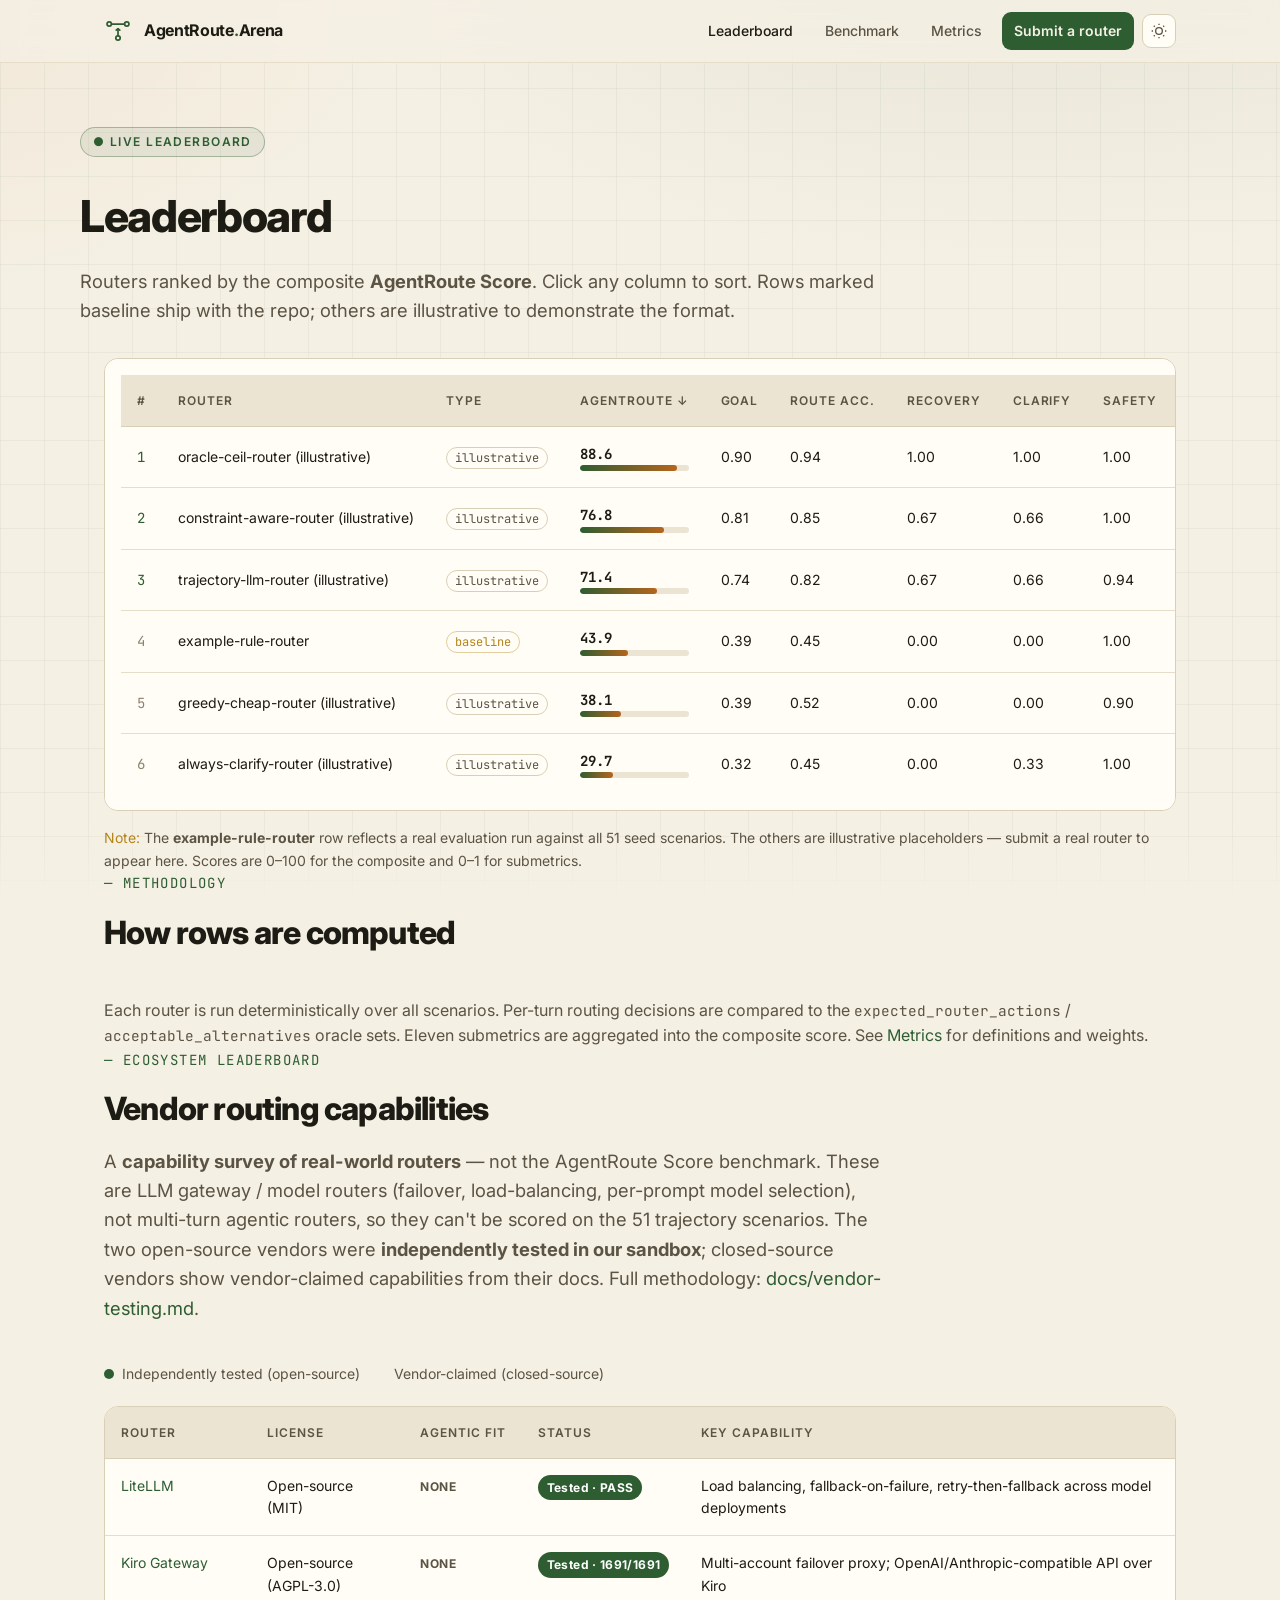
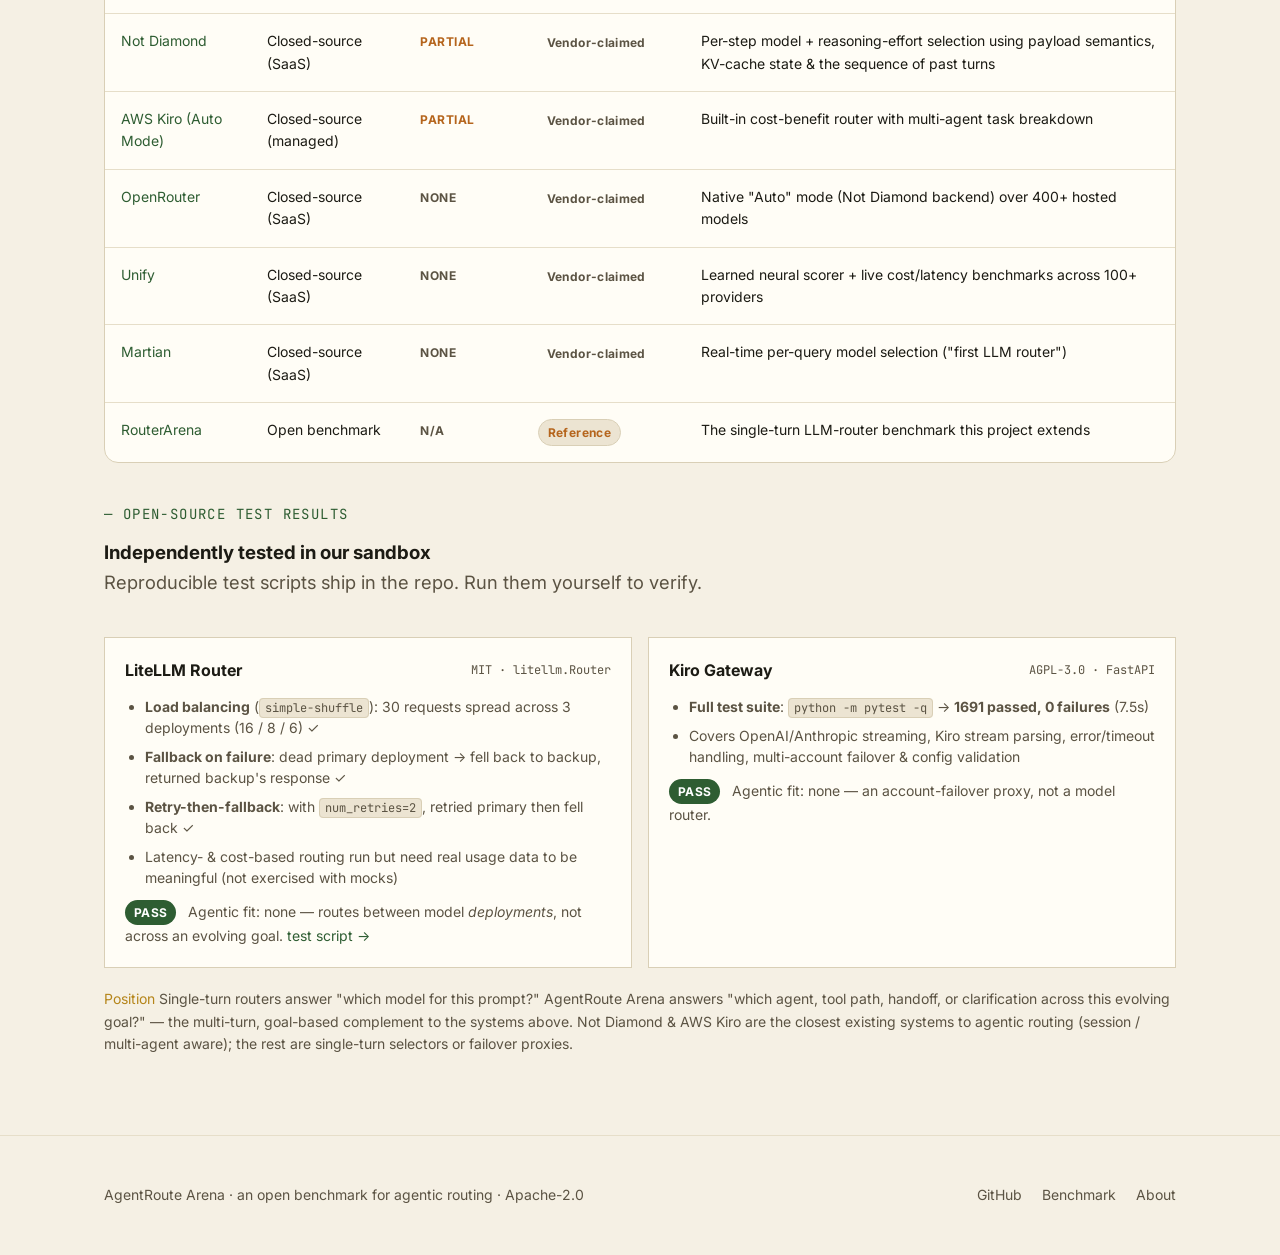
<file: site/leaderboard.html>
<!DOCTYPE html>
<html lang="en" data-theme="light">
<head>
<meta charset="UTF-8">
<meta name="viewport" content="width=device-width, initial-scale=1.0">
<title>Leaderboard — AgentRoute Arena</title>
<link rel="preconnect" href="https://fonts.googleapis.com">
<link rel="preconnect" href="https://fonts.gstatic.com" crossorigin>
<link href="https://fonts.googleapis.com/css2?family=Inter:wght@400;500;600;700;800&family=JetBrains+Mono:wght@400;500;600&display=swap" rel="stylesheet">
<link rel="stylesheet" href="styles.css">
<link rel="icon" href="data:image/svg+xml,<svg xmlns='http://www.w3.org/2000/svg' viewBox='0 0 32 32'><circle cx='6' cy='8' r='3' fill='%2322d3ee'/><circle cx='26' cy='8' r='3' fill='%23818cf8'/><circle cx='16' cy='24' r='3' fill='%2322d3ee'/><path d='M9 8 L23 8 M16 11 L16 21' stroke='%23818cf8' stroke-width='2' fill='none'/></svg>">
</head>
<body>
<header class="site-header">
  <div class="inner">
    <a class="brand" href="index.html">
      <svg class="logo" viewBox="0 0 32 32" fill="none" stroke="currentColor" stroke-width="2" stroke-linecap="round" stroke-linejoin="round" aria-hidden="true"><circle cx="6" cy="8" r="2.5"/><circle cx="26" cy="8" r="2.5"/><circle cx="16" cy="24" r="2.5"/><path d="M8.5 8 L23.5 8"/><path d="M16 21.5 L16 13.5"/><path d="M14 15 L16 13.5 L18 15"/></svg>
      <span class="name">AgentRoute<b>.</b>Arena</span>
    </a>
    <nav class="nav">
      <a href="leaderboard.html">Leaderboard</a>
      <a href="benchmark.html">Benchmark</a>
      <a href="metrics.html">Metrics</a>
      <a href="submit.html" class="cta">Submit a router</a>
      <button class="theme-toggle" data-theme-toggle aria-label="Toggle theme"><svg width="16" height="16" viewBox="0 0 24 24" fill="none" stroke="currentColor" stroke-width="2"><circle cx="12" cy="12" r="5"/><path d="M12 1v2M12 21v2M4.2 4.2l1.4 1.4M18.4 18.4l1.4 1.4M1 12h2M21 12h2M4.2 19.8l1.4-1.4M18.4 5.6l1.4-1.4"/></svg></button>
    </nav>
  </div>
</header>

<main>
<section class="page-head container">
  <span class="eyebrow">● LIVE LEADERBOARD</span>
  <h1>Leaderboard</h1>
  <p>Routers ranked by the composite <strong>AgentRoute Score</strong>. Click any column to sort. Rows marked <span class="pill">baseline</span> ship with the repo; others are illustrative to demonstrate the format.</p>
</section>

<section class="container">
  <div class="table-wrap scroll">
    <div style="padding: var(--space-4)">
    <div data-leaderboard></div>
    </div>
  </div>
  <p class="note"><span class="pill">Note:</span> The <strong>example-rule-router</strong> row reflects a real evaluation run against all 51 seed scenarios. The others are illustrative placeholders — submit a real router to appear here. Scores are 0–100 for the composite and 0–1 for submetrics.</p>
</section>

<section class="container">
  <div class="section-head"><span class="num">— METHODOLOGY</span><h2>How rows are computed</h2></div>
  <p class="text-muted">Each router is run deterministically over all scenarios. Per-turn routing decisions are compared to the <code>expected_router_actions</code> / <code>acceptable_alternatives</code> oracle sets. Eleven submetrics are aggregated into the composite score. See <a href="metrics.html" style="color:var(--accent)">Metrics</a> for definitions and weights.</p>
</section>

<section class="container">
  <div class="section-head">
    <span class="num">— ECOSYSTEM LEADERBOARD</span>
    <h2>Vendor routing capabilities</h2>
    <p>A <strong>capability survey of real-world routers</strong> — not the AgentRoute Score benchmark. These are LLM gateway / model routers (failover, load-balancing, per-prompt model selection), not multi-turn agentic routers, so they can't be scored on the 51 trajectory scenarios. The two open-source vendors were <strong>independently tested in our sandbox</strong>; closed-source vendors show vendor-claimed capabilities from their docs. Full methodology: <a href="https://github.com/balasambamurhty/agentrouterarena/blob/main/docs/vendor-testing.md" style="color:var(--accent)">docs/vendor-testing.md</a>.</p>
  </div>

  <div class="eco-legend">
    <span class="item"><span class="swatch tested"></span> Independently tested (open-source)</span>
    <span class="item"><span class="swatch claimed"></span> Vendor-claimed (closed-source)</span>
  </div>

  <div class="table-wrap scroll" style="margin-bottom: var(--space-6)">
    <table class="lb eco">
      <thead><tr><th>Router</th><th>License</th><th>Agentic fit</th><th>Status</th><th>Key capability</th></tr></thead>
      <tbody>
        <tr><td><a href="https://github.com/BerriAI/litellm" style="color:var(--accent)">LiteLLM</a></td><td>Open-source (MIT)</td><td><span class="fit none">None</span></td><td><span class="tag pass">Tested · PASS</span></td><td>Load balancing, fallback-on-failure, retry-then-fallback across model deployments</td></tr>
        <tr><td><a href="https://github.com/jwadow/kiro-gateway" style="color:var(--accent)">Kiro Gateway</a></td><td>Open-source (AGPL-3.0)</td><td><span class="fit none">None</span></td><td><span class="tag pass">Tested · 1691/1691</span></td><td>Multi-account failover proxy; OpenAI/Anthropic-compatible API over Kiro</td></tr>
        <tr><td><a href="https://www.notdiamond.ai/" style="color:var(--accent)">Not Diamond</a></td><td>Closed-source (SaaS)</td><td><span class="fit partial">Partial</span></td><td><span class="tag claim">Vendor-claimed</span></td><td>Per-step model + reasoning-effort selection using payload semantics, KV-cache state &amp; the sequence of past turns</td></tr>
        <tr><td><a href="https://kiro.dev/docs/models/available-models/" style="color:var(--accent)">AWS Kiro (Auto Mode)</a></td><td>Closed-source (managed)</td><td><span class="fit partial">Partial</span></td><td><span class="tag claim">Vendor-claimed</span></td><td>Built-in cost-benefit router with multi-agent task breakdown</td></tr>
        <tr><td><a href="https://openrouter.ai/" style="color:var(--accent)">OpenRouter</a></td><td>Closed-source (SaaS)</td><td><span class="fit none">None</span></td><td><span class="tag claim">Vendor-claimed</span></td><td>Native "Auto" mode (Not Diamond backend) over 400+ hosted models</td></tr>
        <tr><td><a href="https://unify.ai/" style="color:var(--accent)">Unify</a></td><td>Closed-source (SaaS)</td><td><span class="fit none">None</span></td><td><span class="tag claim">Vendor-claimed</span></td><td>Learned neural scorer + live cost/latency benchmarks across 100+ providers</td></tr>
        <tr><td><a href="https://withmartian.com/" style="color:var(--accent)">Martian</a></td><td>Closed-source (SaaS)</td><td><span class="fit none">None</span></td><td><span class="tag claim">Vendor-claimed</span></td><td>Real-time per-query model selection ("first LLM router")</td></tr>
        <tr><td><a href="https://routeworks.github.io/" style="color:var(--accent)">RouterArena</a></td><td>Open benchmark</td><td><span class="fit na">n/a</span></td><td><span class="tag ref">Reference</span></td><td>The single-turn LLM-router benchmark this project extends</td></tr>
      </tbody>
    </table>
  </div>

  <div class="section-head" style="margin-top:var(--space-10)">
    <span class="num">— OPEN-SOURCE TEST RESULTS</span>
    <h3>Independently tested in our sandbox</h3>
    <p>Reproducible test scripts ship in the repo. Run them yourself to verify.</p>
  </div>
  <div class="test-grid">
    <div class="test-card">
      <div class="tc-head"><h4>LiteLLM Router</h4><span class="meta">MIT · litellm.Router</span></div>
      <ul>
        <li><strong>Load balancing</strong> (<code>simple-shuffle</code>): 30 requests spread across 3 deployments (16 / 8 / 6) ✓</li>
        <li><strong>Fallback on failure</strong>: dead primary deployment → fell back to backup, returned backup's response ✓</li>
        <li><strong>Retry-then-fallback</strong>: with <code>num_retries=2</code>, retried primary then fell back ✓</li>
        <li>Latency- &amp; cost-based routing run but need real usage data to be meaningful (not exercised with mocks)</li>
      </ul>
      <p class="verdict"><span class="tag pass">PASS</span> &nbsp; Agentic fit: none — routes between model <em>deployments</em>, not across an evolving goal. <a href="https://github.com/balasambamurhty/agentrouterarena/blob/main/benchmark/vendors/test_litellm_router.py" style="color:var(--accent)">test script →</a></p>
    </div>
    <div class="test-card">
      <div class="tc-head"><h4>Kiro Gateway</h4><span class="meta">AGPL-3.0 · FastAPI</span></div>
      <ul>
        <li><strong>Full test suite</strong>: <code>python -m pytest -q</code> → <strong>1691 passed, 0 failures</strong> (7.5s)</li>
        <li>Covers OpenAI/Anthropic streaming, Kiro stream parsing, error/timeout handling, multi-account failover &amp; config validation</li>
      </ul>
      <p class="verdict"><span class="tag pass">PASS</span> &nbsp; Agentic fit: none — an account-failover proxy, not a model router.</p>
    </div>
  </div>

  <p class="note eco-foot"><span class="pill">Position</span> Single-turn routers answer "which model for this prompt?" AgentRoute Arena answers "which agent, tool path, handoff, or clarification across this evolving goal?" — the multi-turn, goal-based complement to the systems above. Not Diamond &amp; AWS Kiro are the closest existing systems to agentic routing (session / multi-agent aware); the rest are single-turn selectors or failover proxies.</p>
</section>
</main>

<footer class="site-footer">
  <div class="inner">
    <span class="muted">AgentRoute Arena · an open benchmark for agentic routing · Apache-2.0</span>
    <div style="display:flex;gap:var(--space-5)"><a href="https://github.com/balasambamurhty/agentrouterarena">GitHub</a><a href="benchmark.html">Benchmark</a><a href="about.html">About</a></div>
  </div>
</footer>
<script>
// Routers. "baseline" = ships with repo (real run). "illustrative" = format demo.
window.ARA_ROUTERS = [
  { name: "example-rule-router", type: "baseline", score: 43.9, goal: 0.39, accuracy: 0.45, recovery: 0.00, clarify: 0.00, safety: 1.00, cost: 0.26, turns: 0.73 },
  { name: "trajectory-llm-router (illustrative)", type: "illustrative", score: 71.4, goal: 0.74, accuracy: 0.82, recovery: 0.67, clarify: 0.66, safety: 0.94, cost: 0.55, turns: 0.88 },
  { name: "constraint-aware-router (illustrative)", type: "illustrative", score: 76.8, goal: 0.81, accuracy: 0.85, recovery: 0.67, clarify: 0.66, safety: 1.00, cost: 0.58, turns: 0.91 },
  { name: "oracle-ceil-router (illustrative)", type: "illustrative", score: 88.6, goal: 0.90, accuracy: 0.94, recovery: 1.00, clarify: 1.00, safety: 1.00, cost: 0.71, turns: 0.96 },
  { name: "greedy-cheap-router (illustrative)", type: "illustrative", score: 38.1, goal: 0.39, accuracy: 0.52, recovery: 0.00, clarify: 0.00, safety: 0.90, cost: 0.30, turns: 1.00 },
  { name: "always-clarify-router (illustrative)", type: "illustrative", score: 29.7, goal: 0.32, accuracy: 0.45, recovery: 0.00, clarify: 0.33, safety: 1.00, cost: 0.24, turns: 0.62 },
];
</script>
<script src="app.js"></script>
</body>
</html>
</file>
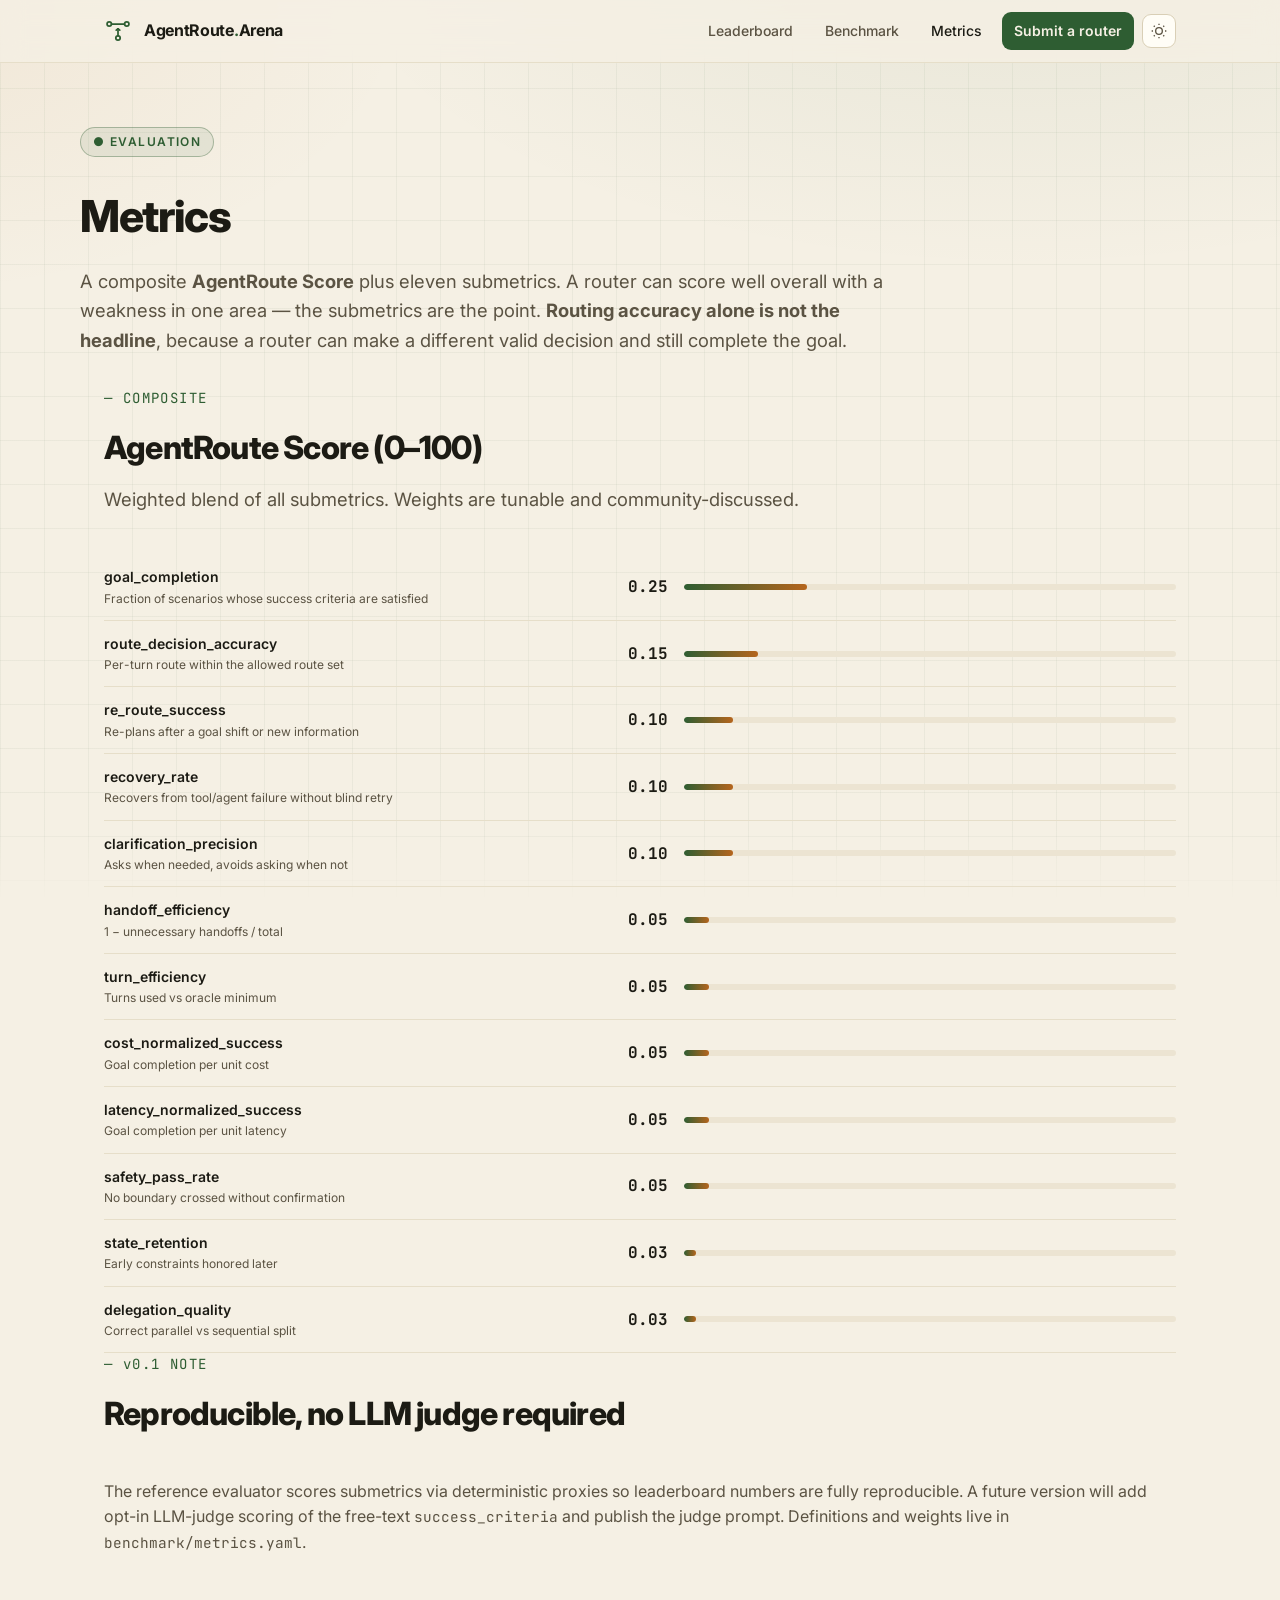
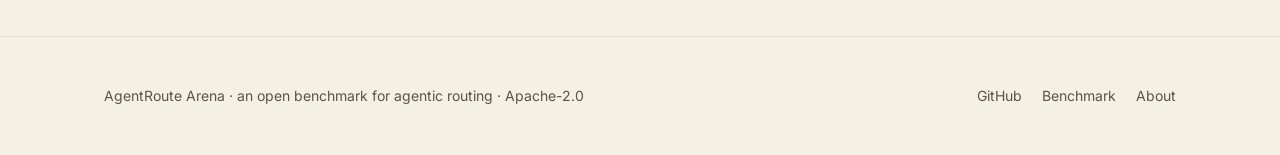
<file: site/metrics.html>
<!DOCTYPE html>
<html lang="en" data-theme="light">
<head>
<meta charset="UTF-8">
<meta name="viewport" content="width=device-width, initial-scale=1.0">
<title>Metrics — AgentRoute Arena</title>
<link rel="preconnect" href="https://fonts.googleapis.com">
<link rel="preconnect" href="https://fonts.gstatic.com" crossorigin>
<link href="https://fonts.googleapis.com/css2?family=Inter:wght@400;500;600;700;800&family=JetBrains+Mono:wght@400;500;600&display=swap" rel="stylesheet">
<link rel="stylesheet" href="styles.css">
<link rel="icon" href="data:image/svg+xml,<svg xmlns='http://www.w3.org/2000/svg' viewBox='0 0 32 32'><circle cx='6' cy='8' r='3' fill='%2322d3ee'/><circle cx='26' cy='8' r='3' fill='%23818cf8'/><circle cx='16' cy='24' r='3' fill='%2322d3ee'/><path d='M9 8 L23 8 M16 11 L16 21' stroke='%23818cf8' stroke-width='2' fill='none'/></svg>">
</head>
<body>
<header class="site-header">
  <div class="inner">
    <a class="brand" href="index.html"><svg class="logo" viewBox="0 0 32 32" fill="none" stroke="currentColor" stroke-width="2" stroke-linecap="round" stroke-linejoin="round" aria-hidden="true"><circle cx="6" cy="8" r="2.5"/><circle cx="26" cy="8" r="2.5"/><circle cx="16" cy="24" r="2.5"/><path d="M8.5 8 L23.5 8"/><path d="M16 21.5 L16 13.5"/><path d="M14 15 L16 13.5 L18 15"/></svg><span class="name">AgentRoute<b>.</b>Arena</span></a>
    <nav class="nav">
      <a href="leaderboard.html">Leaderboard</a>
      <a href="benchmark.html">Benchmark</a>
      <a href="metrics.html">Metrics</a>
      <a href="submit.html" class="cta">Submit a router</a>
      <button class="theme-toggle" data-theme-toggle aria-label="Toggle theme"><svg width="16" height="16" viewBox="0 0 24 24" fill="none" stroke="currentColor" stroke-width="2"><circle cx="12" cy="12" r="5"/><path d="M12 1v2M12 21v2M4.2 4.2l1.4 1.4M18.4 18.4l1.4 1.4M1 12h2M21 12h2M4.2 19.8l1.4-1.4M18.4 5.6l1.4-1.4"/></svg></button>
    </nav>
  </div>
</header>

<main>
<section class="page-head container">
  <span class="eyebrow">● EVALUATION</span>
  <h1>Metrics</h1>
  <p>A composite <strong>AgentRoute Score</strong> plus eleven submetrics. A router can score well overall with a weakness in one area — the submetrics are the point. <strong>Routing accuracy alone is not the headline</strong>, because a router can make a different valid decision and still complete the goal.</p>
</section>

<section class="container">
  <div class="section-head"><span class="num">— COMPOSITE</span><h2>AgentRoute Score (0–100)</h2><p>Weighted blend of all submetrics. Weights are tunable and community-discussed.</p></div>

  <div class="metric-row" data-metric data-val="0.25"><div><div class="name">goal_completion</div><div class="desc">Fraction of scenarios whose success criteria are satisfied</div></div><div class="val">—</div><div class="track"><i></i></div></div>
  <div class="metric-row" data-metric data-val="0.15"><div><div class="name">route_decision_accuracy</div><div class="desc">Per-turn route within the allowed route set</div></div><div class="val">—</div><div class="track"><i></i></div></div>
  <div class="metric-row" data-metric data-val="0.10"><div><div class="name">re_route_success</div><div class="desc">Re-plans after a goal shift or new information</div></div><div class="val">—</div><div class="track"><i></i></div></div>
  <div class="metric-row" data-metric data-val="0.10"><div><div class="name">recovery_rate</div><div class="desc">Recovers from tool/agent failure without blind retry</div></div><div class="val">—</div><div class="track"><i></i></div></div>
  <div class="metric-row" data-metric data-val="0.10"><div><div class="name">clarification_precision</div><div class="desc">Asks when needed, avoids asking when not</div></div><div class="val">—</div><div class="track"><i></i></div></div>
  <div class="metric-row" data-metric data-val="0.05"><div><div class="name">handoff_efficiency</div><div class="desc">1 − unnecessary handoffs / total</div></div><div class="val">—</div><div class="track"><i></i></div></div>
  <div class="metric-row" data-metric data-val="0.05"><div><div class="name">turn_efficiency</div><div class="desc">Turns used vs oracle minimum</div></div><div class="val">—</div><div class="track"><i></i></div></div>
  <div class="metric-row" data-metric data-val="0.05"><div><div class="name">cost_normalized_success</div><div class="desc">Goal completion per unit cost</div></div><div class="val">—</div><div class="track"><i></i></div></div>
  <div class="metric-row" data-metric data-val="0.05"><div><div class="name">latency_normalized_success</div><div class="desc">Goal completion per unit latency</div></div><div class="val">—</div><div class="track"><i></i></div></div>
  <div class="metric-row" data-metric data-val="0.05"><div><div class="name">safety_pass_rate</div><div class="desc">No boundary crossed without confirmation</div></div><div class="val">—</div><div class="track"><i></i></div></div>
  <div class="metric-row" data-metric data-val="0.025"><div><div class="name">state_retention</div><div class="desc">Early constraints honored later</div></div><div class="val">—</div><div class="track"><i></i></div></div>
  <div class="metric-row" data-metric data-val="0.025"><div><div class="name">delegation_quality</div><div class="desc">Correct parallel vs sequential split</div></div><div class="val">—</div><div class="track"><i></i></div></div>
</section>

<section class="container">
  <div class="section-head"><span class="num">— v0.1 NOTE</span><h2>Reproducible, no LLM judge required</h2></div>
  <p class="text-muted">The reference evaluator scores submetrics via deterministic proxies so leaderboard numbers are fully reproducible. A future version will add opt-in LLM-judge scoring of the free-text <code>success_criteria</code> and publish the judge prompt. Definitions and weights live in <code>benchmark/metrics.yaml</code>.</p>
</section>
</main>

<footer class="site-footer">
  <div class="inner"><span class="muted">AgentRoute Arena · an open benchmark for agentic routing · Apache-2.0</span><div style="display:flex;gap:var(--space-5)"><a href="https://github.com/balasambamurhty/agentrouterarena">GitHub</a><a href="benchmark.html">Benchmark</a><a href="about.html">About</a></div></div>
</footer>
<script src="app.js"></script>
</body>
</html>
</file>
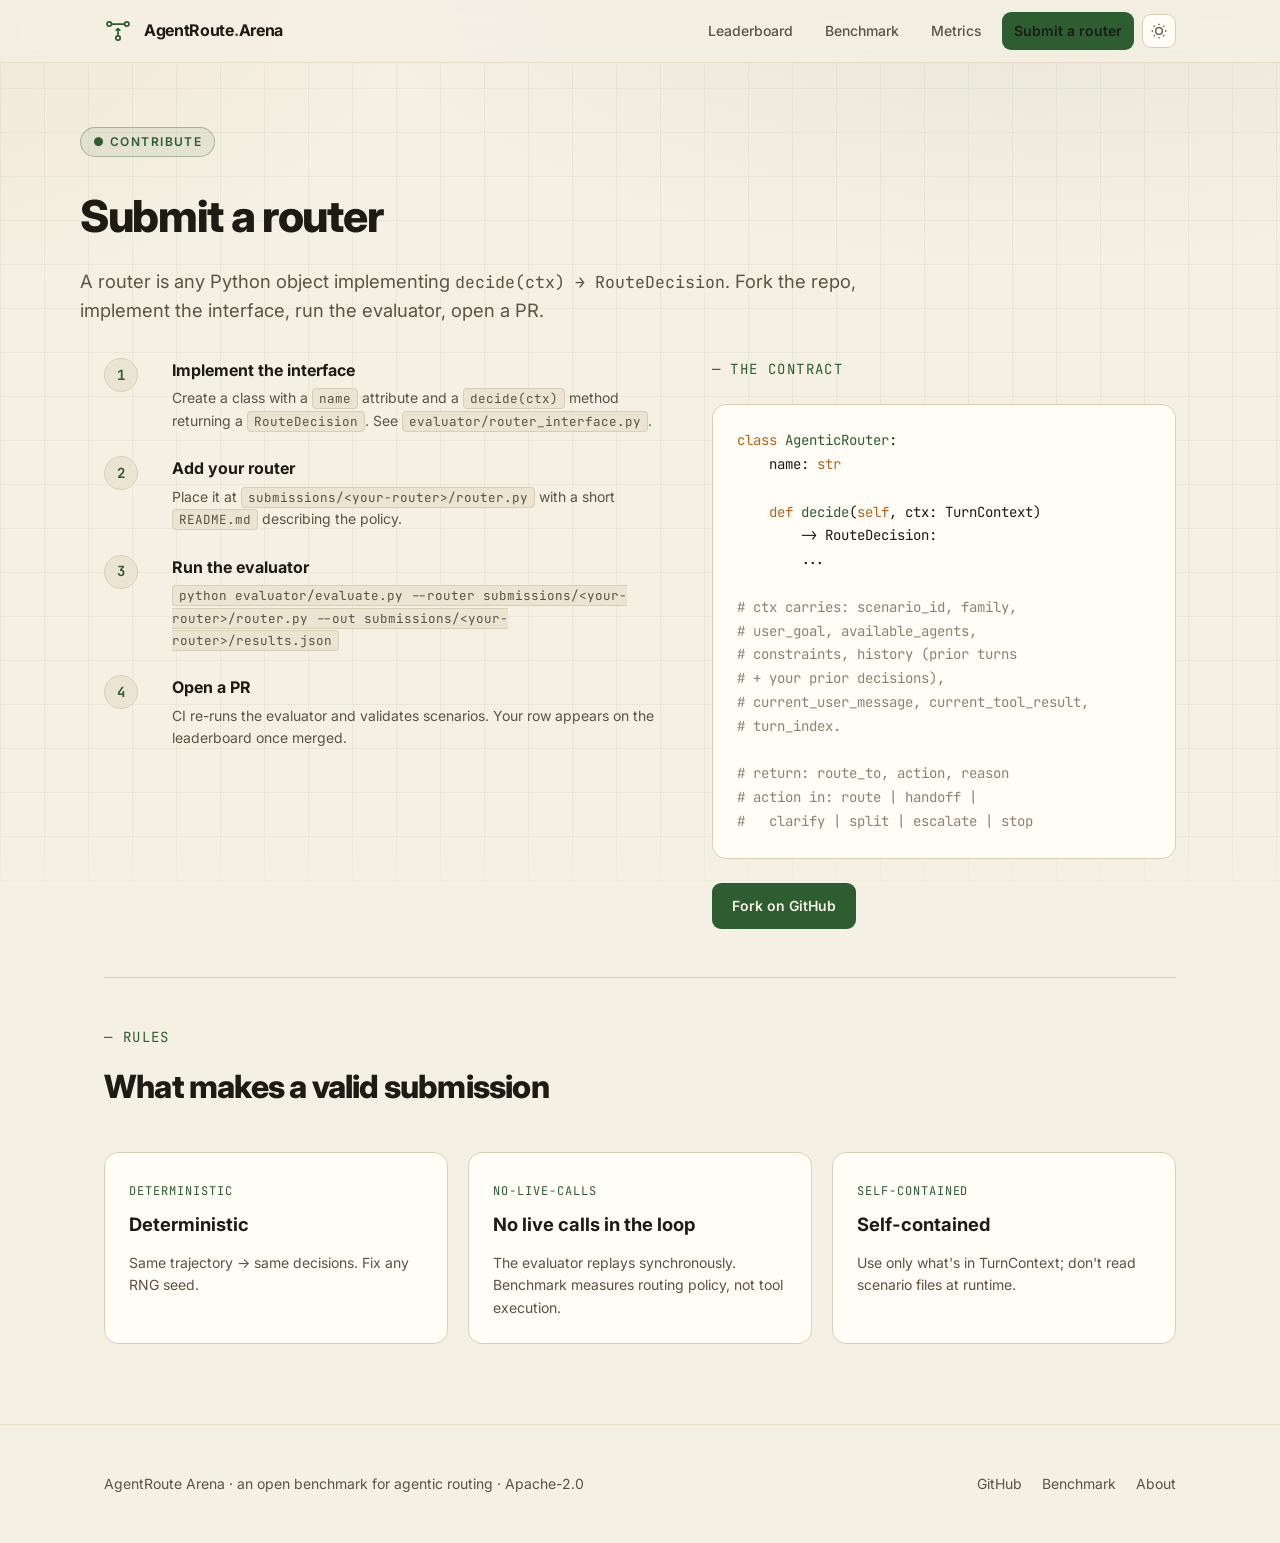
<file: site/submit.html>
<!DOCTYPE html>
<html lang="en" data-theme="light">
<head>
<meta charset="UTF-8">
<meta name="viewport" content="width=device-width, initial-scale=1.0">
<title>Submit a router — AgentRoute Arena</title>
<link rel="preconnect" href="https://fonts.googleapis.com">
<link rel="preconnect" href="https://fonts.gstatic.com" crossorigin>
<link href="https://fonts.googleapis.com/css2?family=Inter:wght@400;500;600;700;800&family=JetBrains+Mono:wght@400;500;600&display=swap" rel="stylesheet">
<link rel="stylesheet" href="styles.css">
<link rel="icon" href="data:image/svg+xml,<svg xmlns='http://www.w3.org/2000/svg' viewBox='0 0 32 32'><circle cx='6' cy='8' r='3' fill='%2322d3ee'/><circle cx='26' cy='8' r='3' fill='%23818cf8'/><circle cx='16' cy='24' r='3' fill='%2322d3ee'/><path d='M9 8 L23 8 M16 11 L16 21' stroke='%23818cf8' stroke-width='2' fill='none'/></svg>">
</head>
<body>
<header class="site-header">
  <div class="inner">
    <a class="brand" href="index.html"><svg class="logo" viewBox="0 0 32 32" fill="none" stroke="currentColor" stroke-width="2" stroke-linecap="round" stroke-linejoin="round" aria-hidden="true"><circle cx="6" cy="8" r="2.5"/><circle cx="26" cy="8" r="2.5"/><circle cx="16" cy="24" r="2.5"/><path d="M8.5 8 L23.5 8"/><path d="M16 21.5 L16 13.5"/><path d="M14 15 L16 13.5 L18 15"/></svg><span class="name">AgentRoute<b>.</b>Arena</span></a>
    <nav class="nav">
      <a href="leaderboard.html">Leaderboard</a>
      <a href="benchmark.html">Benchmark</a>
      <a href="metrics.html">Metrics</a>
      <a href="submit.html" class="cta">Submit a router</a>
      <button class="theme-toggle" data-theme-toggle aria-label="Toggle theme"><svg width="16" height="16" viewBox="0 0 24 24" fill="none" stroke="currentColor" stroke-width="2"><circle cx="12" cy="12" r="5"/><path d="M12 1v2M12 21v2M4.2 4.2l1.4 1.4M18.4 18.4l1.4 1.4M1 12h2M21 12h2M4.2 19.8l1.4-1.4M18.4 5.6l1.4-1.4"/></svg></button>
    </nav>
  </div>
</header>

<main>
<section class="page-head container">
  <span class="eyebrow">● CONTRIBUTE</span>
  <h1>Submit a router</h1>
  <p>A router is any Python object implementing <code>decide(ctx) → RouteDecision</code>. Fork the repo, implement the interface, run the evaluator, open a PR.</p>
</section>

<section class="container">
  <div class="grid" style="grid-template-columns: 1.1fr .9fr; gap: var(--space-10); align-items: start">
    <ol class="steps">
      <li><div><h3>Implement the interface</h3><p>Create a class with a <code>name</code> attribute and a <code>decide(ctx)</code> method returning a <code>RouteDecision</code>. See <code>evaluator/router_interface.py</code>.</p></div></li>
      <li><div><h3>Add your router</h3><p>Place it at <code>submissions/&lt;your-router&gt;/router.py</code> with a short <code>README.md</code> describing the policy.</p></div></li>
      <li><div><h3>Run the evaluator</h3><p><code>python evaluator/evaluate.py --router submissions/&lt;your-router&gt;/router.py --out submissions/&lt;your-router&gt;/results.json</code></p></div></li>
      <li><div><h3>Open a PR</h3><p>CI re-runs the evaluator and validates scenarios. Your row appears on the leaderboard once merged.</p></div></li>
    </ol>

    <div>
      <div class="section-head" style="margin-bottom: var(--space-6)"><span class="num">— THE CONTRACT</span></div>
<pre class="code"><span class="k">class</span> <span class="ky">AgenticRouter</span>:
    name: <span class="k">str</span>

    <span class="k">def</span> <span class="ky">decide</span>(<span class="k">self</span>, ctx: TurnContext)
        -&gt; RouteDecision:
        ...

<span class="c"># ctx carries: scenario_id, family,</span>
<span class="c"># user_goal, available_agents,</span>
<span class="c"># constraints, history (prior turns</span>
<span class="c"># + your prior decisions),</span>
<span class="c"># current_user_message, current_tool_result,</span>
<span class="c"># turn_index.</span>

<span class="c"># return: route_to, action, reason</span>
<span class="c"># action in: route | handoff |</span>
<span class="c">#   clarify | split | escalate | stop</span>
</pre>
      <div style="margin-top: var(--space-6)"><a class="btn primary" href="https://github.com/balasambamurhty/agentrouterarena">Fork on GitHub</a></div>
    </div>
  </div>
</section>

<section class="container">
  <hr class="rule">
  <div class="section-head"><span class="num">— RULES</span><h2>What makes a valid submission</h2></div>
  <div class="grid grid-3">
    <div class="card"><span class="k">deterministic</span><h3>Deterministic</h3><p>Same trajectory → same decisions. Fix any RNG seed.</p></div>
    <div class="card"><span class="k">no-live-calls</span><h3>No live calls in the loop</h3><p>The evaluator replays synchronously. Benchmark measures routing policy, not tool execution.</p></div>
    <div class="card"><span class="k">self-contained</span><h3>Self-contained</h3><p>Use only what's in TurnContext; don't read scenario files at runtime.</p></div>
  </div>
</section>
</main>

<footer class="site-footer">
  <div class="inner"><span class="muted">AgentRoute Arena · an open benchmark for agentic routing · Apache-2.0</span><div style="display:flex;gap:var(--space-5)"><a href="https://github.com/balasambamurhty/agentrouterarena">GitHub</a><a href="benchmark.html">Benchmark</a><a href="about.html">About</a></div></div>
</footer>
<script src="app.js"></script>
</body>
</html>
</file>
<file: site/styles.css>
/* AgentRoute Arena — design system */
:root {
  --font-body: 'Inter', -apple-system, BlinkMacSystemFont, 'Segoe UI', sans-serif;
  --font-display: 'Inter', -apple-system, BlinkMacSystemFont, 'Segoe UI', sans-serif;
  --font-mono: 'JetBrains Mono', ui-monospace, 'SF Mono', Menlo, monospace;

  /* NPS light theme (default) — National Park Service brand palette
     Forest green, arrowhead rust, parchment, gold, Sail blue. */
  --bg: #f5f0e4;
  --bg-grad: radial-gradient(1200px 600px at 80% -10%, rgba(46, 93, 50, 0.08), transparent 60%),
             radial-gradient(900px 500px at -10% 0%, rgba(181, 101, 29, 0.07), transparent 60%);
  --surface: #fffdf6;
  --surface-2: #ece4d2;
  --border: #d9cfb6;
  --border-soft: #e6dec9;
  --text: #1c1b14;
  --muted: #5b5343;
  --faint: #8c8472;
  --accent: #2e5d32;
  --accent-strong: #1f3d1f;
  --accent-2: #b5651d;
  --good: #4a7c2a;
  --warn: #b5851a;
  --bad: #9b2226;
  --sail: #bae5f9;
  --grid: rgba(46, 93, 50, 0.05);

  --radius: 14px;
  --radius-sm: 9px;
  --shadow: 0 1px 2px rgba(28, 27, 20, 0.05), 0 16px 40px -16px rgba(28, 27, 20, 0.16);

  --text-xs: 0.75rem;
  --text-sm: 0.875rem;
  --text-base: 1rem;
  --text-lg: 1.15rem;
  --text-xl: 1.5rem;
  --text-2xl: 2rem;
  --text-3xl: 2.75rem;

  --space-1: 0.25rem; --space-2: 0.5rem; --space-3: 0.75rem; --space-4: 1rem;
  --space-5: 1.25rem; --space-6: 1.5rem; --space-8: 2rem; --space-10: 2.5rem;
  --space-12: 3rem; --space-16: 4rem; --space-20: 5rem; --space-24: 6rem;

  --content: 1120px;
}

[data-theme='dark'] {
  /* NPS night — deep forest */
  --bg: #15201a;
  --bg-grad: radial-gradient(1200px 600px at 80% -10%, rgba(127, 168, 106, 0.10), transparent 60%),
             radial-gradient(900px 500px at -10% 0%, rgba(197, 108, 57, 0.10), transparent 60%);
  --surface: #1c2820;
  --surface-2: #22302a;
  --border: #2f3d33;
  --border-soft: #263229;
  --text: #e9e3d2;
  --muted: #9aa18c;
  --faint: #6e7665;
  --accent: #7fa86a;
  --accent-strong: #6b9356;
  --accent-2: #c56c39;
  --good: #8ab361;
  --warn: #c9a227;
  --bad: #b5654a;
  --sail: #2a4a55;
  --grid: rgba(255, 255, 255, 0.035);
  --shadow: 0 1px 0 rgba(255,255,255,0.03) inset, 0 12px 40px -12px rgba(0,0,0,0.6);
}

* { box-sizing: border-box; margin: 0; padding: 0; }

html { scroll-behavior: smooth; -webkit-text-size-adjust: 100%; }

body {
  font-family: var(--font-body);
  background: var(--bg);
  color: var(--text);
  line-height: 1.6;
  font-size: var(--text-base);
  -webkit-font-smoothing: antialiased;
  min-height: 100vh;
}

body::before {
  content: '';
  position: fixed; inset: 0; z-index: -2;
  background: var(--bg-grad), var(--bg);
}
body::after {
  content: '';
  position: fixed; inset: 0; z-index: -1;
  background-image:
    linear-gradient(var(--grid) 1px, transparent 1px),
    linear-gradient(90deg, var(--grid) 1px, transparent 1px);
  background-size: 44px 44px;
  mask: linear-gradient(180deg, transparent, #000 8%, #000 92%, transparent);
}

a { color: inherit; text-decoration: none; }
code, .mono { font-family: var(--font-mono); font-size: 0.9em; }

.container { max-width: var(--content); margin: 0 auto; padding: 0 var(--space-6); }

/* Header */
.site-header {
  position: sticky; top: 0; z-index: 50;
  backdrop-filter: blur(12px);
  background: color-mix(in srgb, var(--bg) 78%, transparent);
  border-bottom: 1px solid var(--border-soft);
}
.site-header .inner {
  max-width: var(--content); margin: 0 auto;
  display: flex; align-items: center; gap: var(--space-6);
  padding: var(--space-3) var(--space-6);
}
.brand { display: flex; align-items: center; gap: var(--space-3); font-weight: 700; letter-spacing: -0.02em; }
.brand .logo { width: 28px; height: 28px; color: var(--accent); flex: none; }
.brand .name { font-size: var(--text-base); }
.brand .name b { color: var(--accent); }
.nav { display: flex; gap: var(--space-2); margin-left: auto; align-items: center; }
.nav a {
  font-size: var(--text-sm); color: var(--muted); padding: var(--space-2) var(--space-3);
  border-radius: var(--radius-sm); transition: color .15s, background .15s; font-weight: 500;
}
.nav a:hover { color: var(--text); background: var(--surface-2); }
.nav a.active { color: var(--text); }
.nav .cta {
  color: var(--bg); background: var(--accent); font-weight: 600;
}
.nav .cta:hover { background: var(--accent-strong); color: var(--bg); }
.theme-toggle {
  width: 34px; height: 34px; display: grid; place-items: center; border-radius: var(--radius-sm);
  color: var(--muted); border: 1px solid var(--border); background: var(--surface); cursor: pointer;
}
.theme-toggle:hover { color: var(--text); }

@media (max-width: 760px) {
  .nav a:not(.cta):not(.icon) { display: none; }
}

/* Hero */
.hero { padding: var(--space-20) 0 var(--space-16); position: relative; overflow: hidden; }
.hero-grid { display: grid; grid-template-columns: 1.4fr 1fr; gap: var(--space-12); align-items: center; }
@media (max-width: 920px) { .hero-grid { grid-template-columns: 1fr; gap: var(--space-10); } }
.eyebrow {
  display: inline-flex; align-items: center; gap: var(--space-2);
  font-size: var(--text-xs); font-weight: 600; letter-spacing: 0.12em; text-transform: uppercase;
  color: var(--accent); border: 1px solid color-mix(in srgb, var(--accent) 35%, transparent);
  padding: var(--space-1) var(--space-3); border-radius: 999px; margin-bottom: var(--space-6);
  background: color-mix(in srgb, var(--accent) 8%, transparent);
}
.hero h1 {
  font-size: clamp(2.1rem, 6vw, var(--text-3xl)); line-height: 1.05; letter-spacing: -0.035em;
  font-weight: 800; max-width: 16ch; margin-bottom: var(--space-5);
}
.hero h1 .grad {
  background: linear-gradient(120deg, var(--accent), var(--accent-2));
  -webkit-background-clip: text; background-clip: text; color: transparent;
}
.hero p.lead { font-size: var(--text-lg); color: var(--muted); max-width: 62ch; margin-bottom: var(--space-8); }
.hero .cta-row { display: flex; flex-wrap: wrap; gap: var(--space-3); }

/* Mini leaderboard card (hero) */
.mini-lb { background: var(--surface); border: 1px solid var(--border); border-radius: var(--radius); box-shadow: var(--shadow); overflow: hidden; }
.mini-lb-head { display: flex; align-items: center; justify-content: space-between; padding: var(--space-4) var(--space-5); border-bottom: 1px solid var(--border-soft); background: var(--surface-2); }
.mini-lb-title { font-weight: 700; font-size: var(--text-sm); letter-spacing: -0.01em; }
.mini-lb-link { font-size: var(--text-xs); color: var(--accent); font-family: var(--font-mono); }
.mini-lb-list { list-style: none; display: flex; flex-direction: column; }
.mini-lb-list li { display: grid; grid-template-columns: 28px 1fr auto; align-items: center; gap: var(--space-3); padding: var(--space-4) var(--space-5); border-bottom: 1px solid var(--border-soft); }
.mini-lb-list li:last-child { border-bottom: none; }
.medal { width: 26px; height: 26px; display: grid; place-items: center; border-radius: 999px; font-family: var(--font-mono); font-weight: 700; font-size: var(--text-xs); color: #fff; }
.medal.gold { background: #b5851a; }
.medal.silver { background: #8c8472; }
.medal.bronze { background: #9b5a2b; }
.mini-lb-name { font-size: var(--text-sm); font-weight: 600; overflow: hidden; text-overflow: ellipsis; white-space: nowrap; }
.mini-lb-score { font-family: var(--font-mono); font-weight: 700; font-size: var(--text-sm); color: var(--accent); }
.mini-lb-foot { padding: var(--space-3) var(--space-5); font-size: var(--text-xs); color: var(--muted); background: var(--surface-2); }
.mini-lb-foot a { color: var(--accent-2); font-weight: 600; }
.tag-demo, .tag-real { font-family: var(--font-mono); font-size: 0.62rem; font-weight: 600; letter-spacing: 0.04em; text-transform: uppercase; padding: 1px 5px; border-radius: 999px; margin-left: var(--space-1); vertical-align: middle; }
.tag-demo { color: var(--muted); background: var(--surface-2); border: 1px solid var(--border); }
.tag-real { color: var(--warn); border: 1px solid color-mix(in srgb, var(--warn) 45%, transparent); background: color-mix(in srgb, var(--warn) 10%, transparent); }

@media (max-width: 920px) { .hero-diagram { display: none; } }
.btn {
  display: inline-flex; align-items: center; gap: var(--space-2);
  padding: var(--space-3) var(--space-5); border-radius: var(--radius-sm); font-weight: 600; font-size: var(--text-sm);
  transition: transform .12s, background .15s, border-color .15s;
}
.btn.primary { background: var(--accent); color: var(--bg); }
.btn.primary:hover { background: var(--accent-strong); }
.btn.ghost { border: 1px solid var(--border); color: var(--text); background: var(--surface); }
.btn.ghost:hover { border-color: var(--accent); color: var(--accent); }
.btn:active { transform: translateY(1px); }

.hero-diagram { position: absolute; right: -4%; top: 50%; transform: translateY(-50%); opacity: 0.5; pointer-events: none; width: 520px; }
@media (max-width: 1000px) { .hero-diagram { display: none; } }

/* Sections */
section { padding: var(--space-16) 0; }
.section-head { margin-bottom: var(--space-10); }
.section-head h2 { font-size: var(--text-2xl); letter-spacing: -0.025em; font-weight: 800; margin-bottom: var(--space-3); }
.section-head p { color: var(--muted); max-width: 65ch; font-size: var(--text-lg); }
.section-head .num { color: var(--accent); font-family: var(--font-mono); font-size: var(--text-sm); display: block; margin-bottom: var(--space-3); letter-spacing: 0.1em; }

/* Comparison */
.compare {
  display: grid; grid-template-columns: 1fr 1fr; gap: 1px; background: var(--border);
  border: 1px solid var(--border); border-radius: var(--radius); overflow: hidden;
}
.compare .col { background: var(--surface); padding: var(--space-8); }
.compare .col h3 { font-size: var(--text-lg); margin-bottom: var(--space-2); font-weight: 700; }
.compare .col .tag { font-size: var(--text-xs); font-family: var(--font-mono); color: var(--muted); margin-bottom: var(--space-6); letter-spacing: 0.08em; text-transform: uppercase; }
.compare ul { list-style: none; display: flex; flex-direction: column; gap: var(--space-3); }
.compare li { display: flex; gap: var(--space-3); font-size: var(--text-sm); color: var(--muted); }
.compare li .dot { color: var(--accent); flex: none; }
.compare .col.llm { border-top: 3px solid var(--faint); }
.compare .col.agentic { border-top: 3px solid var(--accent); background: var(--surface-2); }
.compare .col.agentic li .dot { color: var(--accent); }
@media (max-width: 760px) { .compare { grid-template-columns: 1fr; } }

/* Pillars */
.pillars { display: grid; grid-template-columns: repeat(5, 1fr); gap: var(--space-4); }
.pillar { background: var(--surface); border: 1px solid var(--border); border-radius: var(--radius); padding: var(--space-6); }
.pillar .ic { color: var(--accent); margin-bottom: var(--space-3); }
.pillar h4 { font-size: var(--text-base); margin-bottom: var(--space-2); }
.pillar p { font-size: var(--text-sm); color: var(--muted); }
@media (max-width: 920px) { .pillars { grid-template-columns: repeat(2, 1fr); } }
@media (max-width: 520px) { .pillars { grid-template-columns: 1fr; } }

/* Cards grid */
.grid { display: grid; gap: var(--space-5); }
.grid-3 { grid-template-columns: repeat(3, 1fr); }
.grid-4 { grid-template-columns: repeat(4, 1fr); }
@media (max-width: 920px) { .grid-3, .grid-4 { grid-template-columns: 1fr 1fr; } }
@media (max-width: 560px) { .grid-3, .grid-4 { grid-template-columns: 1fr; } }

.card { background: var(--surface); border: 1px solid var(--border); border-radius: var(--radius); padding: var(--space-6); transition: border-color .15s, transform .15s; }
.card:hover { border-color: var(--accent); transform: translateY(-2px); }
.card .k { font-size: var(--text-xs); font-family: var(--font-mono); color: var(--accent); letter-spacing: 0.08em; text-transform: uppercase; }
.card h3 { font-size: var(--text-lg); margin: var(--space-2) 0 var(--space-3); font-weight: 700; }
.card p { font-size: var(--text-sm); color: var(--muted); }
.card .meta { margin-top: var(--space-4); display: flex; gap: var(--space-2); flex-wrap: wrap; }
.tag-chip { font-size: var(--text-xs); font-family: var(--font-mono); color: var(--muted); background: var(--surface-2); border: 1px solid var(--border); padding: 2px var(--space-2); border-radius: var(--radius-sm); }

/* Stats */
.stats { display: grid; grid-template-columns: repeat(4, 1fr); gap: var(--space-6); padding: var(--space-10) 0; border-block: 1px solid var(--border); }
.stat .v { font-size: var(--text-3xl); font-weight: 800; letter-spacing: -0.03em; }
.stat .v .unit { color: var(--accent); }
.stat .l { font-size: var(--text-sm); color: var(--muted); margin-top: var(--space-1); }
@media (max-width: 760px) { .stats { grid-template-columns: repeat(2, 1fr); } }

/* Leaderboard table */
.table-wrap { background: var(--surface); border: 1px solid var(--border); border-radius: var(--radius); overflow: hidden; }
.table-wrap.scroll { overflow-x: auto; }
table.lb { width: 100%; min-width: 760px; border-collapse: collapse; font-size: var(--text-sm); }
table.lb th, table.lb td { padding: var(--space-4) var(--space-4); text-align: left; white-space: nowrap; }
table.lb thead th { font-size: var(--text-xs); text-transform: uppercase; letter-spacing: 0.08em; color: var(--muted); font-weight: 600; border-bottom: 1px solid var(--border); background: var(--surface-2); cursor: pointer; user-select: none; }
table.lb tbody tr { border-bottom: 1px solid var(--border-soft); transition: background .12s; }
table.lb tbody tr:last-child { border-bottom: none; }
table.lb tbody tr:hover { background: var(--surface-2); }
table.lb td.score { font-family: var(--font-mono); font-weight: 700; }
table.lb .rank { color: var(--faint); font-family: var(--font-mono); width: 40px; }
table.lb .rank.top { color: var(--accent); }
table.lb .badge { font-size: var(--text-xs); font-family: var(--font-mono); padding: 2px var(--space-2); border-radius: 999px; border: 1px solid var(--border); color: var(--muted); }
table.lb .badge.baseline { color: var(--warn); border-color: color-mix(in srgb, var(--warn) 40%, transparent); }
table.lb .bar { height: 6px; background: var(--surface-2); border-radius: 999px; overflow: hidden; min-width: 64px; }
table.lb .bar > i { display: block; height: 100%; background: linear-gradient(90deg, var(--accent), var(--accent-2)); border-radius: 999px; }
.note { font-size: var(--text-sm); color: var(--muted); margin-top: var(--space-4); }
.note .pill { color: var(--warn); }

@media (max-width: 760px) {
  table.lb th:nth-child(n+5), table.lb td:nth-child(n+5) { display: none; }
}

/* Metric bars */
.metric-row { display: grid; grid-template-columns: 1fr auto 1fr; gap: var(--space-4); align-items: center; padding: var(--space-3) 0; border-bottom: 1px solid var(--border-soft); }
.metric-row .name { font-weight: 600; font-size: var(--text-sm); }
.metric-row .desc { font-size: var(--text-xs); color: var(--muted); }
.metric-row .val { font-family: var(--font-mono); font-weight: 700; min-width: 56px; text-align: right; }
.metric-row .track { height: 6px; background: var(--surface-2); border-radius: 999px; overflow: hidden; }
.metric-row .track > i { display: block; height: 100%; background: linear-gradient(90deg, var(--accent), var(--accent-2)); border-radius: 999px; }

/* Scenario sample */
pre.code {
  background: var(--surface); border: 1px solid var(--border); border-radius: var(--radius);
  padding: var(--space-6); overflow-x: auto; font-family: var(--font-mono); font-size: var(--text-sm);
  line-height: 1.7; color: var(--text);
}
pre.code .k { color: var(--accent-2); }
pre.code .s { color: var(--good); }
pre.code .c { color: var(--faint); }
pre.code .ky { color: var(--accent); }

@media (max-width: 560px) {
  pre.code { white-space: pre-wrap; overflow-wrap: anywhere; word-break: break-word; }
}

/* Steps */
ol.steps { list-style: none; counter-reset: s; display: flex; flex-direction: column; gap: var(--space-6); }
ol.steps li { counter-increment: s; display: grid; grid-template-columns: 48px 1fr; gap: var(--space-5); align-items: start; }
ol.steps li::before { content: counter(s); width: 32px; height: 32px; display: grid; place-items: center; border-radius: 999px; background: var(--surface-2); border: 1px solid var(--border); color: var(--accent); font-family: var(--font-mono); font-weight: 700; font-size: var(--text-sm); }
ol.steps h3 { font-size: var(--text-base); margin-bottom: var(--space-1); }
ol.steps p { font-size: var(--text-sm); color: var(--muted); }
ol.steps code { background: var(--surface-2); padding: 1px 6px; border-radius: 4px; border: 1px solid var(--border); }

/* Footer */
.site-footer { border-top: 1px solid var(--border-soft); padding: var(--space-12) 0; margin-top: var(--space-20); }
.site-footer .inner { max-width: var(--content); margin: 0 auto; padding: 0 var(--space-6); display: flex; flex-wrap: wrap; gap: var(--space-6); align-items: center; justify-content: space-between; }
.site-footer .muted { color: var(--muted); font-size: var(--text-sm); }
.site-footer a { color: var(--muted); font-size: var(--text-sm); }
.site-footer a:hover { color: var(--accent); }

/* Page header (interior) */
.page-head { padding: var(--space-16) 0 var(--space-8); }
.page-head h1 { font-size: var(--text-3xl); letter-spacing: -0.03em; font-weight: 800; margin-bottom: var(--space-4); }
.page-head p { color: var(--muted); max-width: 70ch; font-size: var(--text-lg); }

.text-muted { color: var(--muted); }
.mono-sm { font-family: var(--font-mono); font-size: var(--text-sm); }
hr.rule { border: none; border-top: 1px solid var(--border); margin: var(--space-12) 0; }

/* Ecosystem leaderboard — tested vs vendor-claimed */
.eco-legend { display: flex; flex-wrap: wrap; gap: var(--space-4); align-items: center; margin: var(--space-3) 0 var(--space-5); font-size: var(--text-sm); color: var(--muted); }
.eco-legend .item { display: inline-flex; align-items: center; gap: var(--space-2); }
.swatch { width: 10px; height: 10px; border-radius: 999px; display: inline-block; }
.swatch.tested { background: var(--accent); }
.swatch.claimed { background: transparent; border: 1px solid var(--border-strong); }
.tag { display: inline-block; font-size: var(--text-xs); font-weight: 700; padding: 3px 9px; border-radius: 999px; letter-spacing: 0.03em; white-space: nowrap; }
.tag.pass { background: var(--accent); color: #fff; }
.tag.claim { background: transparent; color: var(--muted); border: 1px solid var(--border-strong); }
.tag.ref { background: var(--surface-2); color: var(--accent-2); border: 1px solid var(--border); }
.fit { font-size: var(--text-xs); font-weight: 700; letter-spacing: 0.04em; text-transform: uppercase; }
.fit.partial { color: var(--accent-2); }
.fit.none { color: var(--muted); }
.fit.na { color: var(--muted); }

/* Ecosystem table variant: allow text wrapping so the long Key-capability column fits */
table.lb.eco { min-width: 0; }
table.lb.eco th { white-space: nowrap; }
table.lb.eco td { white-space: normal; vertical-align: top; }
table.lb.eco th:last-child, table.lb.eco td:last-child { min-width: 13rem; }

/* Test result cards */
.test-grid { display: grid; grid-template-columns: repeat(auto-fit, minmax(290px, 1fr)); gap: var(--space-4); margin-top: var(--space-5); }
.test-card { border: 1px solid var(--border); border-radius: var(--radius-md); padding: var(--space-5); background: var(--surface); }
.test-card .tc-head { display: flex; align-items: center; justify-content: space-between; gap: var(--space-3); margin-bottom: var(--space-3); flex-wrap: wrap; }
.test-card h4 { font-size: var(--text-base); font-weight: 700; }
.test-card .meta { font-family: var(--font-mono); font-size: var(--text-xs); color: var(--muted); }
.test-card ul { margin: var(--space-2) 0 0; padding-left: var(--space-5); color: var(--muted); font-size: var(--text-sm); }
.test-card ul li { margin: var(--space-2) 0; line-height: 1.5; }
.test-card ul li code { background: var(--surface-2); padding: 1px 5px; border-radius: 4px; border: 1px solid var(--border); font-size: var(--text-xs); }
.test-card .verdict { margin-top: var(--space-3); font-size: var(--text-sm); color: var(--muted); }
.eco-foot { margin-top: var(--space-5); }
@media (max-width: 560px) { .test-card .tc-head { flex-direction: column; align-items: flex-start; } }
</file>
